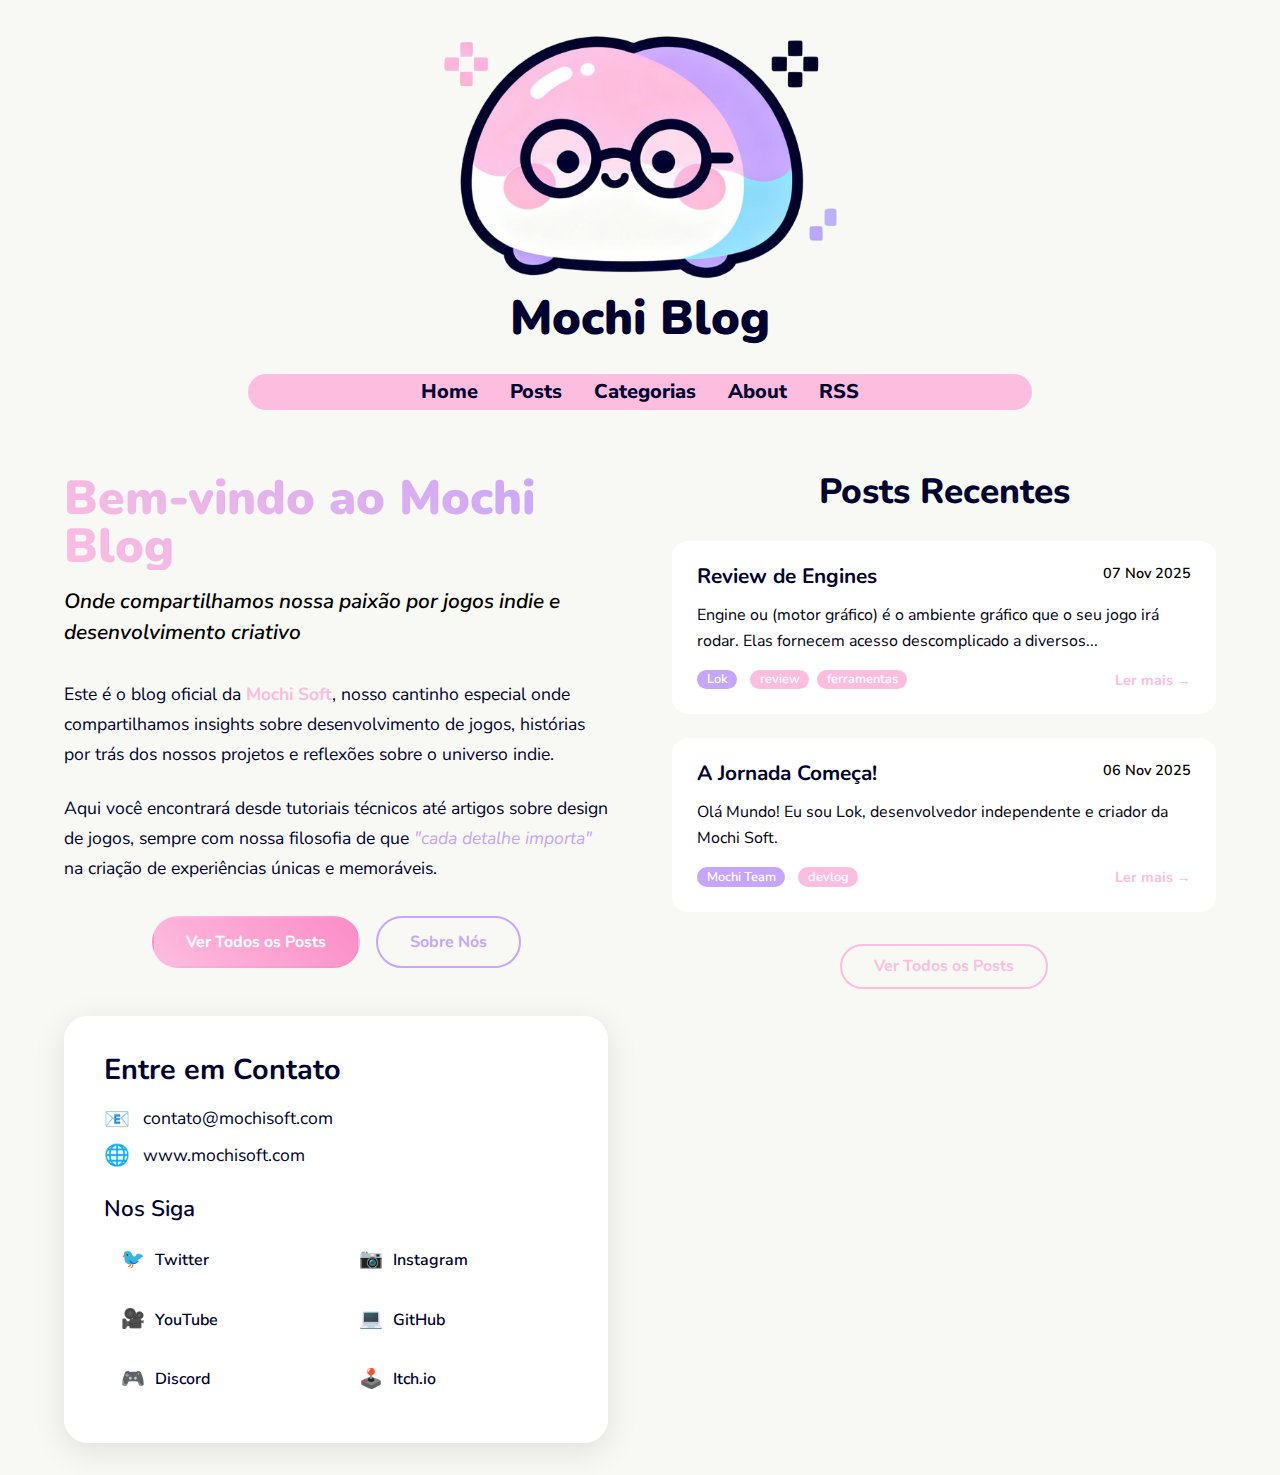
<file: index.html>
<!DOCTYPE html>
<html lang="en">
<head>
    <meta charset="UTF-8">
    <meta name="viewport" content="width=device-width, initial-scale=1.0">
    <link rel="shortcut icon" href="/assets/images/favicon.png" type="image/x-icon">
    <title>Home | Mochi blog</title>
    <link rel="stylesheet" href="/assets/css/styles.css">
    <link rel="alternate" type="application/rss+xml" title="Mochi Blog" href="https://lokkol17.dev//feed.xml">
    <link rel="sitemap" type="application/xml" title="Sitemap" href="https://lokkol17.dev//sitemap.xml">
</head>
<body>
    
    <header class="default__header">
        <img class="default__header__img" src="/assets/images/mochi-soft.png" alt="Mochi Soft Logo">
        <h1 class="default__header__title">Mochi Blog</h1>
    </header>
    
    <nav class="default__nav">
        
            <a href="/"  class="current" >
                Home
            </a>
        
            <a href="/posts" >
                Posts
            </a>
        
            <a href="/categorias" >
                Categorias
            </a>
        
            <a href="/about" >
                About
            </a>
        
            <a href="/feed.xml" >
                RSS
            </a>
        
    </nav>
    <div class="home">
    <div class="home__content">
        <!-- Introdução do Blog - Lado Esquerdo -->
        <div class="home__intro">
            <div class="home__welcome">
                <h1>Bem-vindo ao Mochi Blog</h1>
                <p class="home__tagline">Onde compartilhamos nossa paixão por jogos indie e desenvolvimento criativo</p>
                
                <div class="home__description">
                    <p>
                        Este é o blog oficial da <strong>Mochi Soft</strong>, nosso cantinho especial onde compartilhamos insights sobre desenvolvimento de jogos, histórias por trás dos nossos projetos e reflexões sobre o universo indie.
                    </p>
                    <p>
                        Aqui você encontrará desde tutoriais técnicos até artigos sobre design de jogos, sempre com nossa filosofia de que <em>"cada detalhe importa"</em> na criação de experiências únicas e memoráveis.
                    </p>
                </div>

                <div class="home__cta">
                    <a href="/posts" class="btn btn--primary">Ver Todos os Posts</a>
                    <a href="/about" class="btn btn--secondary">Sobre Nós</a>
                </div>
            </div>

            <!-- Redes Sociais e Contato -->
            <div class="home__contact">
                <h3>Entre em Contato</h3>
                <div class="contact__info">
                    <div class="contact__item">
                        <span class="contact__icon">📧</span>
                        <span>contato@mochisoft.com</span>
                    </div>
                    <div class="contact__item">
                        <span class="contact__icon">🌐</span>
                        <span>www.mochisoft.com</span>
                    </div>
                </div>

                <div class="social__links">
                    <h4>Nos Siga</h4>
                    <div class="social__grid">
                        <a href="#" class="social__link twitter">
                            <span class="social__icon">🐦</span>
                            <span>Twitter</span>
                        </a>
                        <a href="#" class="social__link instagram">
                            <span class="social__icon">📷</span>
                            <span>Instagram</span>
                        </a>
                        <a href="#" class="social__link youtube">
                            <span class="social__icon">🎥</span>
                            <span>YouTube</span>
                        </a>
                        <a href="#" class="social__link github">
                            <span class="social__icon">💻</span>
                            <span>GitHub</span>
                        </a>
                        <a href="#" class="social__link discord">
                            <span class="social__icon">🎮</span>
                            <span>Discord</span>
                        </a>
                        <a href="#" class="social__link itch">
                            <span class="social__icon">🕹️</span>
                            <span>Itch.io</span>
                        </a>
                    </div>
                </div>
            </div>
        </div>

        <!-- Posts Recentes - Lado Direito -->
        <div class="home__recent">
            <h2>Posts Recentes</h2>
            <div class="recent__posts">
                
                    <article class="recent__post">
                        <div class="recent__post__header">
                            <h3>
                                <a href="/review/ferramentas/desenvolvimento/2025/11/07/review-de-engines.html">Review de Engines</a>
                            </h3>
                            <time class="recent__post__date">07 Nov 2025</time>
                        </div>
                        
                        <p class="recent__post__excerpt">
                            Engine ou (motor gráfico) é o ambiente gráfico que o seu jogo irá rodar. Elas fornecem acesso descomplicado a diversos...
                        </p>
                        
                        <div class="recent__post__meta">
                            
                                <div class="recent__post__info">
                                    
                                        
                                        
                                            <span class="post-author-tag">Lok</span>
                                        
                                    
                                    
                                        <div class="recent__post__categories">
                                            
                                                <span class="category-tag">review</span>
                                            
                                                <span class="category-tag">ferramentas</span>
                                            
                                        </div>
                                    
                                </div>
                            
                            <a href="/review/ferramentas/desenvolvimento/2025/11/07/review-de-engines.html" class="recent__post__link">Ler mais →</a>
                        </div>
                    </article>
                
                    <article class="recent__post">
                        <div class="recent__post__header">
                            <h3>
                                <a href="/devlog/2025/11/06/a-jornada-comeca.html">A Jornada Começa!</a>
                            </h3>
                            <time class="recent__post__date">06 Nov 2025</time>
                        </div>
                        
                        <p class="recent__post__excerpt">
                            Olá Mundo! Eu sou Lok, desenvolvedor independente e criador da Mochi Soft.

                        </p>
                        
                        <div class="recent__post__meta">
                            
                                <div class="recent__post__info">
                                    
                                        
                                        
                                            <span class="post-author-tag">Mochi Team</span>
                                        
                                    
                                    
                                        <div class="recent__post__categories">
                                            
                                                <span class="category-tag">devlog</span>
                                            
                                        </div>
                                    
                                </div>
                            
                            <a href="/devlog/2025/11/06/a-jornada-comeca.html" class="recent__post__link">Ler mais →</a>
                        </div>
                    </article>
                
            </div>

            <!-- Link para ver todos os posts -->
            <div class="recent__footer">
                <a href="/posts" class="btn btn--outline">Ver Todos os Posts</a>
            </div>
        </div>
    </div>
</div>
</body>
</html>
</file>
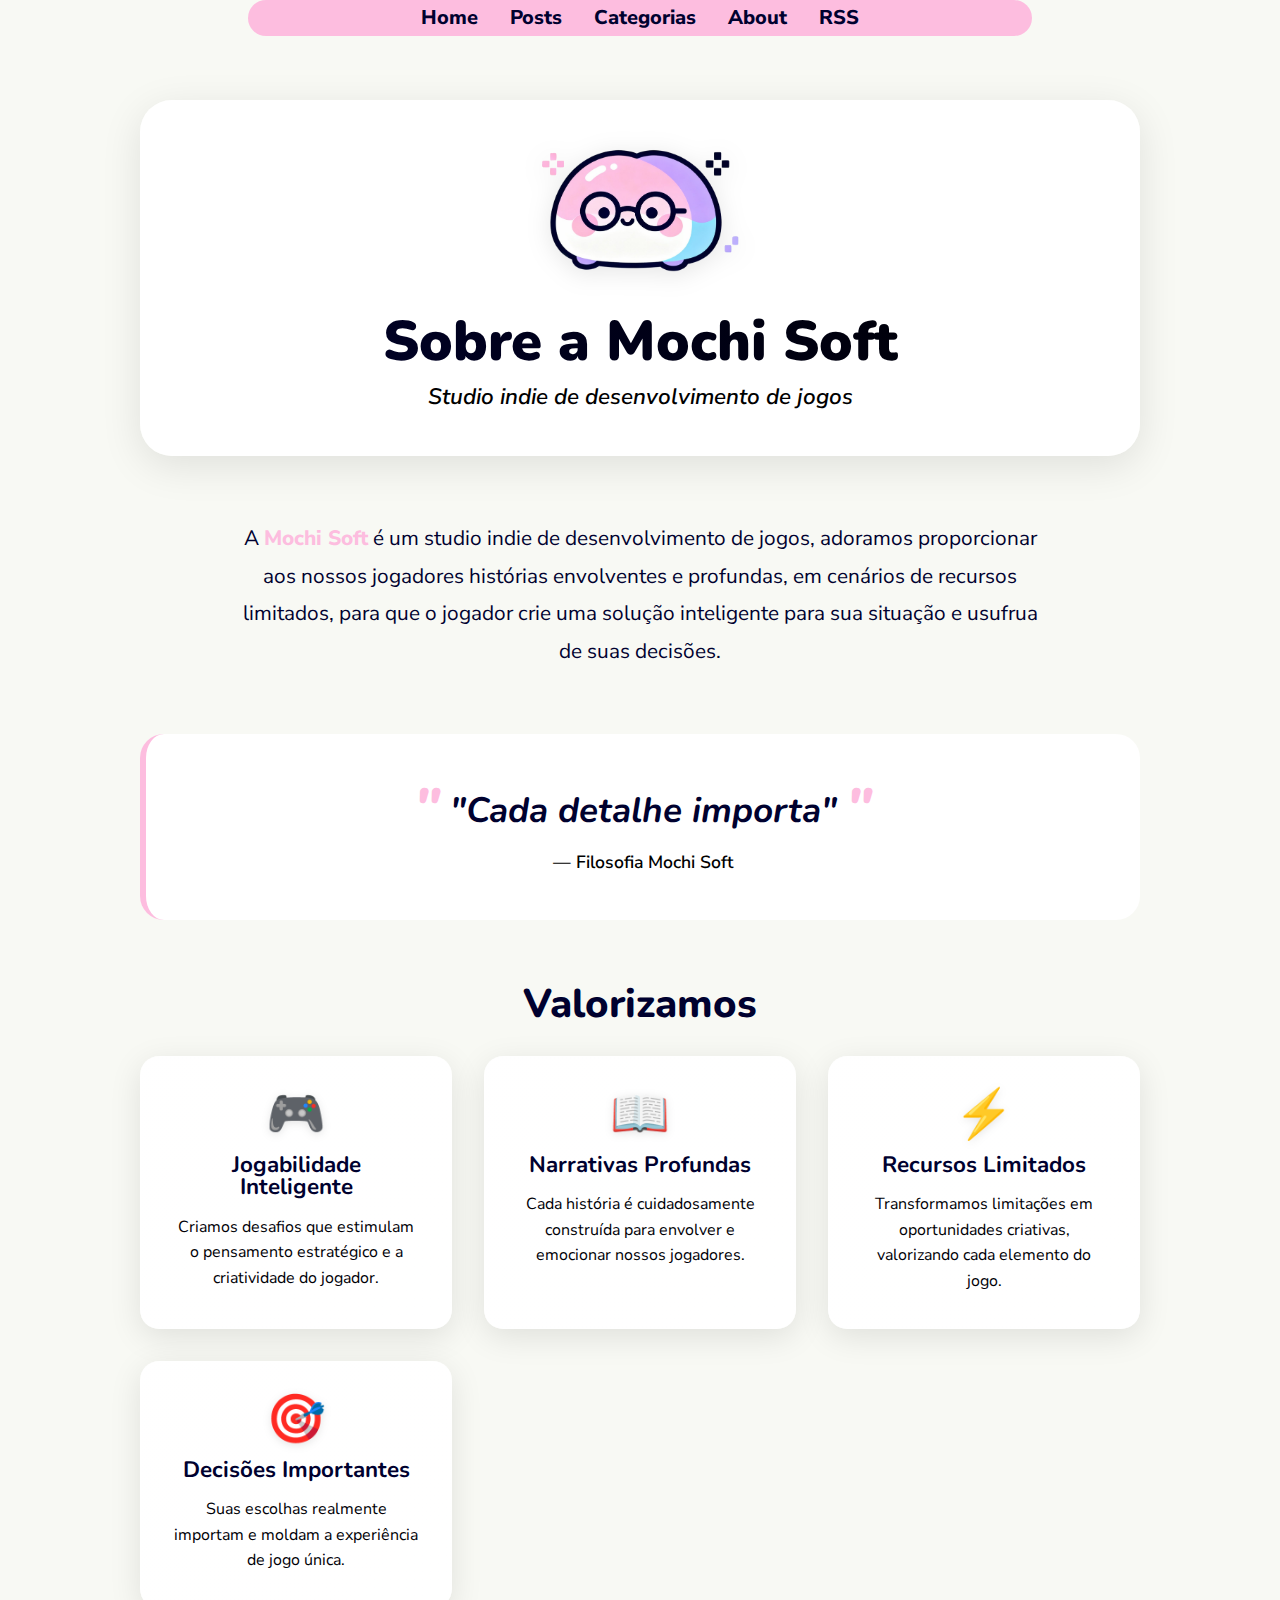
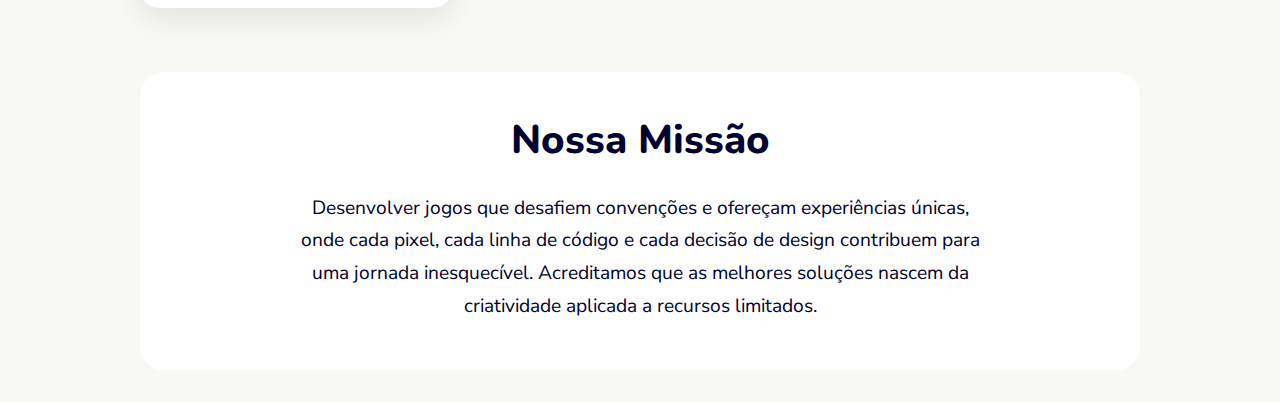
<file: about/index.html>
<!DOCTYPE html>
<html lang="en">
<head>
    <meta charset="UTF-8">
    <meta name="viewport" content="width=device-width, initial-scale=1.0">
    <link rel="shortcut icon" href="/assets/images/favicon.png" type="image/x-icon">
    <title>About | Mochi blog</title>
    <link rel="stylesheet" href="/assets/css/styles.css">
    <link rel="alternate" type="application/rss+xml" title="Mochi Blog" href="https://lokkol17.dev//feed.xml">
    <link rel="sitemap" type="application/xml" title="Sitemap" href="https://lokkol17.dev//sitemap.xml">
</head>
<body>
    
    <nav class="default__nav">
        
            <a href="/" >
                Home
            </a>
        
            <a href="/posts" >
                Posts
            </a>
        
            <a href="/categorias" >
                Categorias
            </a>
        
            <a href="/about" >
                About
            </a>
        
            <a href="/feed.xml" >
                RSS
            </a>
        
    </nav>
    <div class="about">
    <div class="about__hero">
        <img src="/assets/images/mochi-soft.png" alt="Mochi Soft Logo" class="about__hero__logo" />
        <h1 class="about__hero__title">Sobre a Mochi Soft</h1>
        <p class="about__hero__subtitle">Studio indie de desenvolvimento de jogos</p>
    </div>

    <div class="about__content">
        <div class="about__description">
            <p class="about__text">
                A <strong>Mochi Soft</strong> é um studio indie de desenvolvimento de jogos, adoramos proporcionar aos nossos jogadores histórias envolventes e profundas, em cenários de recursos limitados, para que o jogador crie uma solução inteligente para sua situação e usufrua de suas decisões.
            </p>
        </div>

        <div class="about__quote">
            <blockquote>
                "Cada detalhe importa"
            </blockquote>
            <cite>— Filosofia Mochi Soft</cite>
        </div>

        <div class="about__values">
            <h2>Valorizamos</h2>
            <div class="about__values__grid">
                <div class="value-card">
                    <div class="value-card__icon">🎮</div>
                    <h3>Jogabilidade Inteligente</h3>
                    <p>Criamos desafios que estimulam o pensamento estratégico e a criatividade do jogador.</p>
                </div>
                <div class="value-card">
                    <div class="value-card__icon">📖</div>
                    <h3>Narrativas Profundas</h3>
                    <p>Cada história é cuidadosamente construída para envolver e emocionar nossos jogadores.</p>
                </div>
                <div class="value-card">
                    <div class="value-card__icon">⚡</div>
                    <h3>Recursos Limitados</h3>
                    <p>Transformamos limitações em oportunidades criativas, valorizando cada elemento do jogo.</p>
                </div>
                <div class="value-card">
                    <div class="value-card__icon">🎯</div>
                    <h3>Decisões Importantes</h3>
                    <p>Suas escolhas realmente importam e moldam a experiência de jogo única.</p>
                </div>
            </div>
        </div>

        <div class="about__mission">
            <h2>Nossa Missão</h2>
            <p>
                Desenvolver jogos que desafiem convenções e ofereçam experiências únicas, onde cada pixel, cada linha de código e cada decisão de design contribuem para uma jornada inesquecível. Acreditamos que as melhores soluções nascem da criatividade aplicada a recursos limitados.
            </p>
        </div>
    </div>
</div>

</body>
</html>
</file>
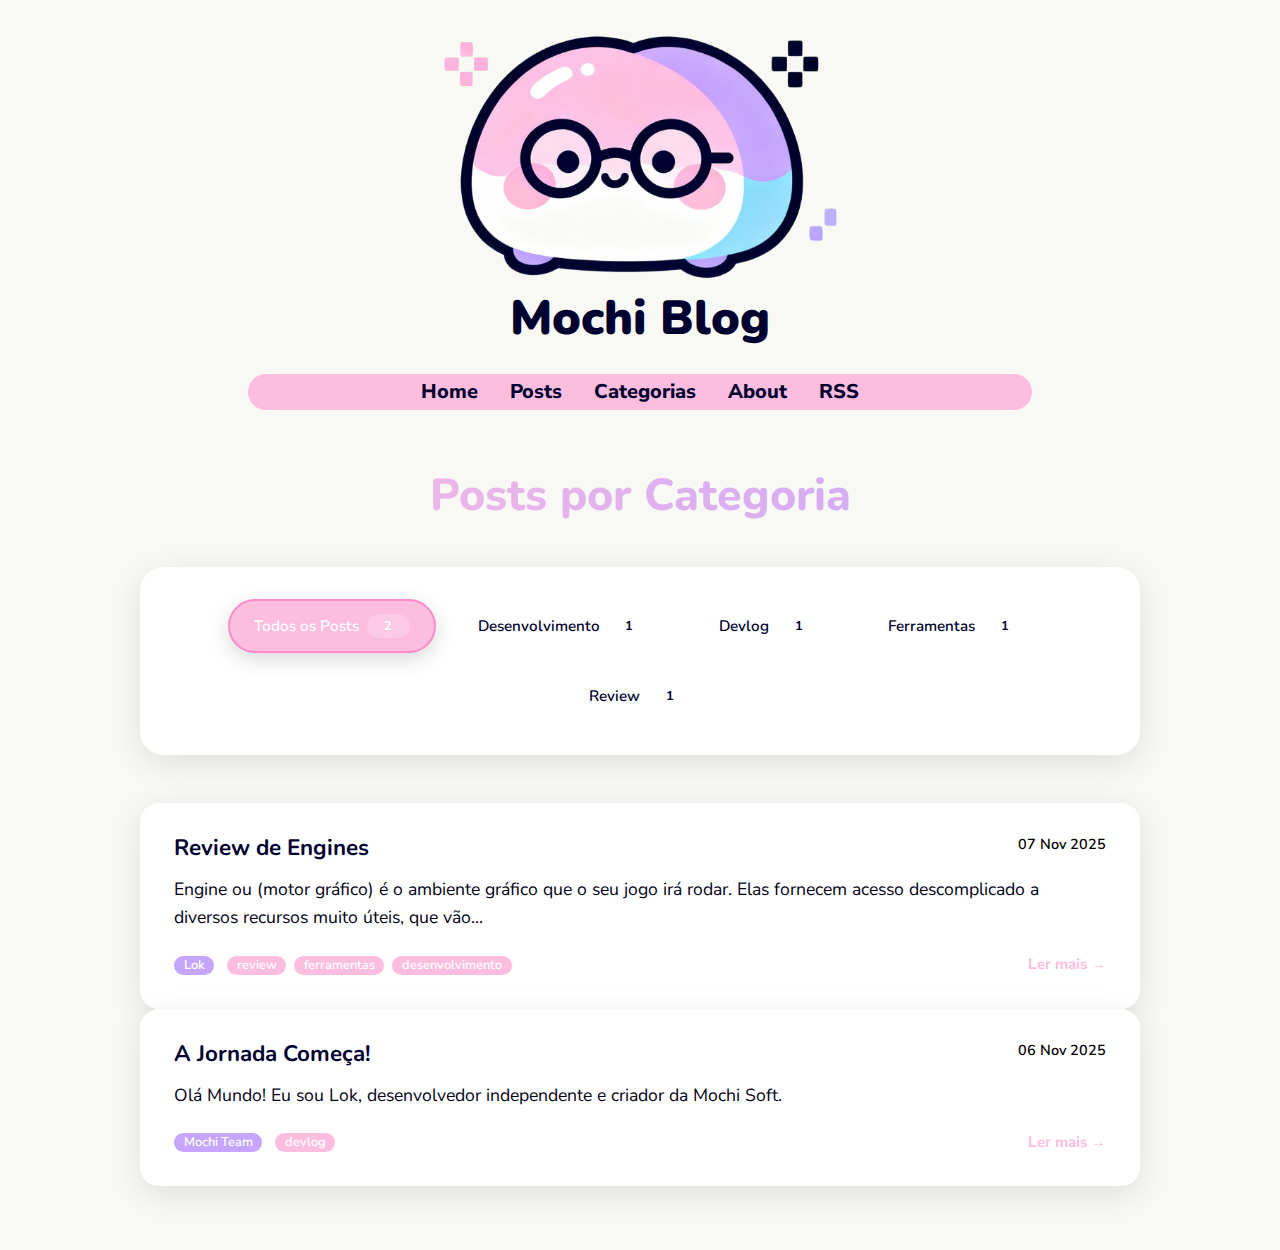
<file: categorias/index.html>
<!DOCTYPE html>
<html lang="en">
<head>
    <meta charset="UTF-8">
    <meta name="viewport" content="width=device-width, initial-scale=1.0">
    <link rel="shortcut icon" href="/assets/images/favicon.png" type="image/x-icon">
    <title>Posts por Categoria | Mochi blog</title>
    <link rel="stylesheet" href="/assets/css/styles.css">
    <link rel="alternate" type="application/rss+xml" title="Mochi Blog" href="https://lokkol17.dev//feed.xml">
    <link rel="sitemap" type="application/xml" title="Sitemap" href="https://lokkol17.dev//sitemap.xml">
</head>
<body>
    
    <header class="default__header">
        <img class="default__header__img" src="/assets/images/mochi-soft.png" alt="Mochi Soft Logo">
        <h1 class="default__header__title">Mochi Blog</h1>
    </header>
    
    <nav class="default__nav">
        
            <a href="/" >
                Home
            </a>
        
            <a href="/posts" >
                Posts
            </a>
        
            <a href="/categorias" >
                Categorias
            </a>
        
            <a href="/about" >
                About
            </a>
        
            <a href="/feed.xml" >
                RSS
            </a>
        
    </nav>
    <div class="categories-page">
    <h1 class="categories-page__title">Posts por Categoria</h1>
    
    <!-- Filtros de Categoria -->
    <div class="category-filters">
        <button class="filter-btn active" data-category="all">
            Todos os Posts
            <span class="post-count" id="count-all">2</span>
        </button>
        
        
        
            
                
                <button class="filter-btn" data-category="desenvolvimento">
                    Desenvolvimento
                    <span class="post-count">1</span>
                </button>
            
        
            
                
                <button class="filter-btn" data-category="devlog">
                    Devlog
                    <span class="post-count">1</span>
                </button>
            
        
            
                
                <button class="filter-btn" data-category="ferramentas">
                    Ferramentas
                    <span class="post-count">1</span>
                </button>
            
        
            
                
                <button class="filter-btn" data-category="review">
                    Review
                    <span class="post-count">1</span>
                </button>
            
        
    </div>

    <!-- Lista de Posts Filtráveis -->
    <div class="filtered-posts" id="posts-container">
        
            <article class="filtered-post" data-categories="review ferramentas desenvolvimento ">
                <div class="filtered-post__header">
                    <h2 class="filtered-post__title">
                        <a href="/review/ferramentas/desenvolvimento/2025/11/07/review-de-engines.html">Review de Engines</a>
                    </h2>
                    <time class="filtered-post__date">07 Nov 2025</time>
                </div>
                
                <p class="filtered-post__excerpt">
                    Engine ou (motor gráfico) é o ambiente gráfico que o seu jogo irá rodar. Elas fornecem acesso descomplicado a diversos recursos muito úteis, que vão...
                </p>
                
                <div class="filtered-post__meta">
                    <div class="filtered-post__info">
                        
                            
                            
                                <span class="post-author-tag">Lok</span>
                            
                        
                        
                        <div class="filtered-post__categories">
                            
                                <span class="category-tag" data-category="review">review</span>
                            
                                <span class="category-tag" data-category="ferramentas">ferramentas</span>
                            
                                <span class="category-tag" data-category="desenvolvimento">desenvolvimento</span>
                            
                        </div>
                    </div>
                    
                    <a href="/review/ferramentas/desenvolvimento/2025/11/07/review-de-engines.html" class="filtered-post__link">Ler mais →</a>
                </div>
            </article>
        
            <article class="filtered-post" data-categories="devlog ">
                <div class="filtered-post__header">
                    <h2 class="filtered-post__title">
                        <a href="/devlog/2025/11/06/a-jornada-comeca.html">A Jornada Começa!</a>
                    </h2>
                    <time class="filtered-post__date">06 Nov 2025</time>
                </div>
                
                <p class="filtered-post__excerpt">
                    Olá Mundo! Eu sou Lok, desenvolvedor independente e criador da Mochi Soft.

                </p>
                
                <div class="filtered-post__meta">
                    <div class="filtered-post__info">
                        
                            
                            
                                <span class="post-author-tag">Mochi Team</span>
                            
                        
                        
                        <div class="filtered-post__categories">
                            
                                <span class="category-tag" data-category="devlog">devlog</span>
                            
                        </div>
                    </div>
                    
                    <a href="/devlog/2025/11/06/a-jornada-comeca.html" class="filtered-post__link">Ler mais →</a>
                </div>
            </article>
        
    </div>

    <!-- Mensagem quando não há posts -->
    <div class="no-posts" id="no-posts" style="display: none;">
        <h3>Nenhum post encontrado nesta categoria</h3>
        <p>Tente selecionar uma categoria diferente ou volte para "Todos os Posts".</p>
    </div>
</div>

<!-- JavaScript para filtros -->
<script>
document.addEventListener('DOMContentLoaded', function() {
    const filterButtons = document.querySelectorAll('.filter-btn');
    const posts = document.querySelectorAll('.filtered-post');
    const postsContainer = document.getElementById('posts-container');
    const noPostsMsg = document.getElementById('no-posts');
    
    // Função para filtrar posts
    function filterPosts(category) {
        let visibleCount = 0;
        
        posts.forEach(post => {
            const postCategories = post.dataset.categories.trim().split(' ');
            
            if (category === 'all' || postCategories.includes(category)) {
                post.style.display = 'block';
                // Animação de entrada
                post.style.opacity = '0';
                post.style.transform = 'translateY(20px)';
                
                setTimeout(() => {
                    post.style.transition = 'all 0.3s ease';
                    post.style.opacity = '1';
                    post.style.transform = 'translateY(0)';
                }, visibleCount * 50); // Delay escalonado
                
                visibleCount++;
            } else {
                post.style.display = 'none';
            }
        });
        
        // Mostrar/esconder mensagem de "nenhum post"
        if (visibleCount === 0) {
            noPostsMsg.style.display = 'block';
            postsContainer.style.display = 'none';
        } else {
            noPostsMsg.style.display = 'none';
            postsContainer.style.display = 'block';
        }
        
        return visibleCount;
    }
    
    // Adicionar event listeners aos botões
    filterButtons.forEach(button => {
        button.addEventListener('click', function() {
            const category = this.dataset.category;
            
            // Remover classe active de todos os botões
            filterButtons.forEach(btn => btn.classList.remove('active'));
            
            // Adicionar classe active ao botão clicado
            this.classList.add('active');
            
            // Filtrar posts
            filterPosts(category);
            
            // Scroll suave para os posts
            document.querySelector('.filtered-posts').scrollIntoView({
                behavior: 'smooth',
                block: 'start'
            });
        });
    });
    
    // Filtro inicial
    filterPosts('all');
});
</script>

</body>
</html>
</file>
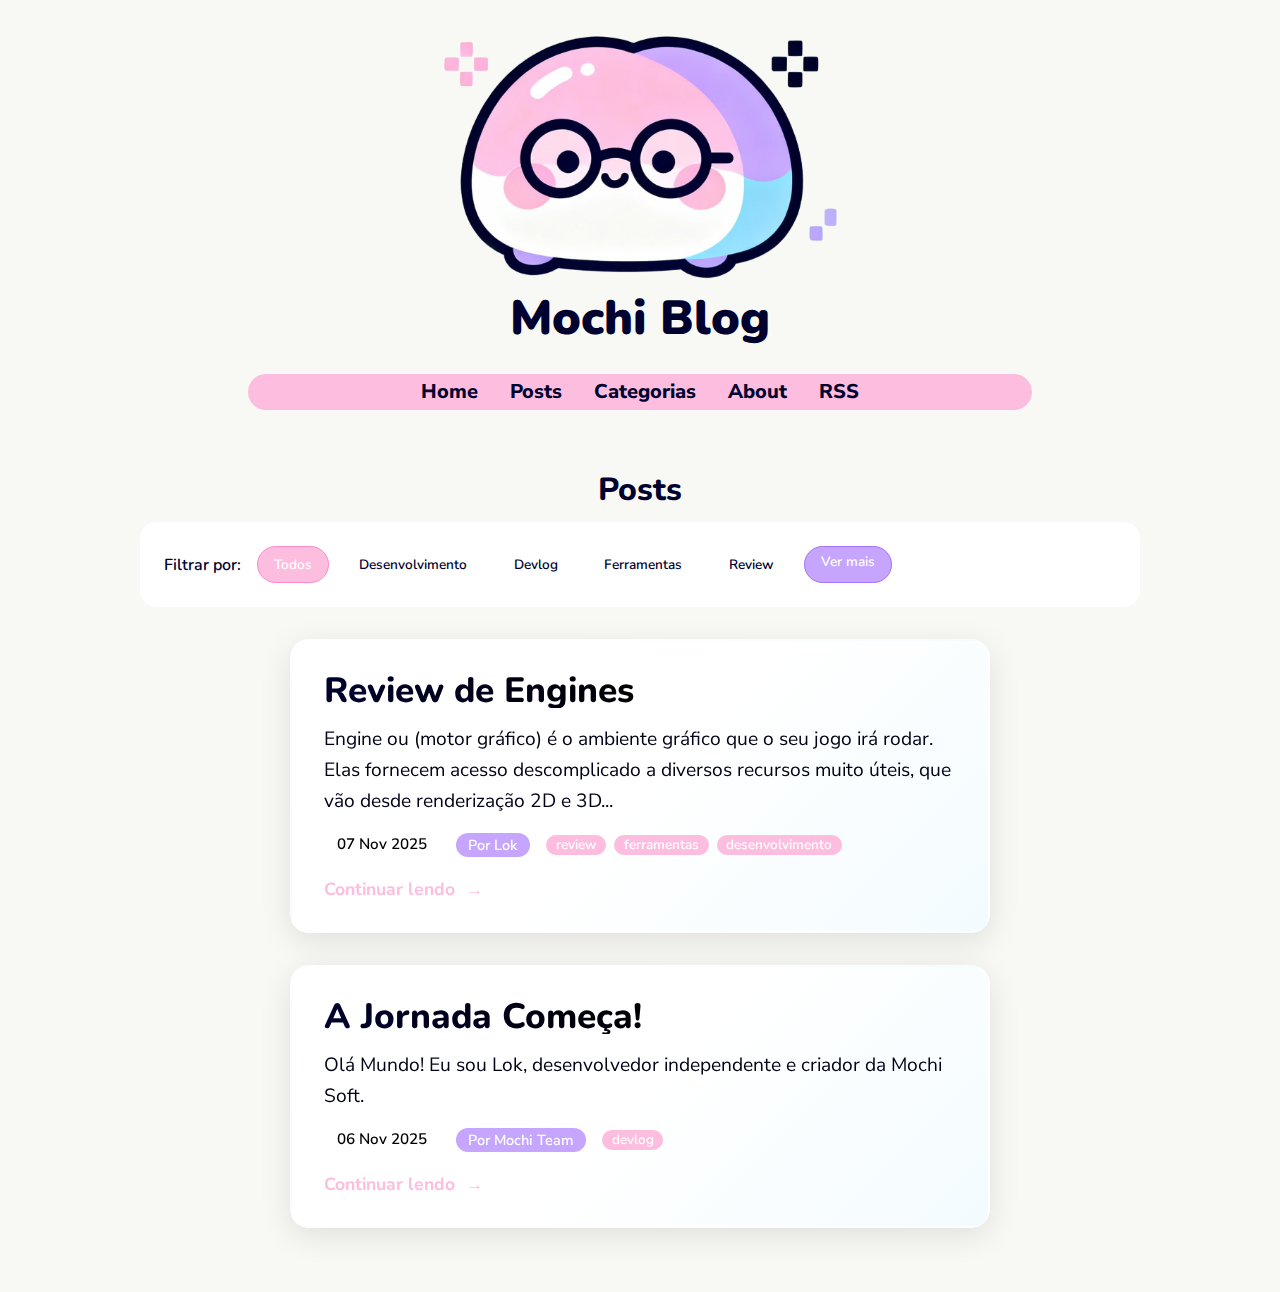
<file: posts.html>
<!DOCTYPE html>
<html lang="en">
<head>
    <meta charset="UTF-8">
    <meta name="viewport" content="width=device-width, initial-scale=1.0">
    <link rel="shortcut icon" href="/assets/images/favicon.png" type="image/x-icon">
    <title>All Posts | Mochi blog</title>
    <link rel="stylesheet" href="/assets/css/styles.css">
    <link rel="alternate" type="application/rss+xml" title="Mochi Blog" href="https://lokkol17.dev//feed.xml">
    <link rel="sitemap" type="application/xml" title="Sitemap" href="https://lokkol17.dev//sitemap.xml">
</head>
<body>
    
    <header class="default__header">
        <img class="default__header__img" src="/assets/images/mochi-soft.png" alt="Mochi Soft Logo">
        <h1 class="default__header__title">Mochi Blog</h1>
    </header>
    
    <nav class="default__nav">
        
            <a href="/" >
                Home
            </a>
        
            <a href="/posts" >
                Posts
            </a>
        
            <a href="/categorias" >
                Categorias
            </a>
        
            <a href="/about" >
                About
            </a>
        
            <a href="/feed.xml" >
                RSS
            </a>
        
    </nav>
    <div class="posts-page">
  <h1 class="posts__title">Posts</h1>

  <!-- Mini filtro de categorias -->
  <div class="posts-mini-filters">
    <span class="filter-label">Filtrar por:</span>
    <div class="mini-filters">
      <button class="mini-filter-btn active" data-category="all">Todos</button>
      
      
        
          <button class="mini-filter-btn" data-category="desenvolvimento">Desenvolvimento</button>
        
      
        
          <button class="mini-filter-btn" data-category="devlog">Devlog</button>
        
      
        
          <button class="mini-filter-btn" data-category="ferramentas">Ferramentas</button>
        
      
        
          <button class="mini-filter-btn" data-category="review">Review</button>
        
      
      <a href="/categorias" class="mini-filter-btn mini-filter-btn--more">Ver mais</a>
    </div>
  </div>

  <ul class="posts__list" id="posts-list">
    
      <li class="posts__list__item" data-categories="review ferramentas desenvolvimento ">
        <h2><a href="/review/ferramentas/desenvolvimento/2025/11/07/review-de-engines.html">Review de Engines</a></h2>
        <p>Engine ou (motor gráfico) é o ambiente gráfico que o seu jogo irá rodar. Elas fornecem acesso descomplicado a diversos recursos muito úteis, que vão desde renderização 2D e 3D...</p>
        
        <div class="post-meta">
          <span class="post-date">07 Nov 2025</span>
          
            
            
              <span class="post-author">Por Lok</span>
            
          
          <div class="post-categories">
            
              <span class="category" data-category="review">review</span>
            
              <span class="category" data-category="ferramentas">ferramentas</span>
            
              <span class="category" data-category="desenvolvimento">desenvolvimento</span>
            
          </div>
        </div>
        
        <div class="read-more">
          <a href="/review/ferramentas/desenvolvimento/2025/11/07/review-de-engines.html">Continuar lendo</a>
        </div>
      </li>
    
      <li class="posts__list__item" data-categories="devlog ">
        <h2><a href="/devlog/2025/11/06/a-jornada-comeca.html">A Jornada Começa!</a></h2>
        <p>Olá Mundo! Eu sou Lok, desenvolvedor independente e criador da Mochi Soft.
</p>
        
        <div class="post-meta">
          <span class="post-date">06 Nov 2025</span>
          
            
            
              <span class="post-author">Por Mochi Team</span>
            
          
          <div class="post-categories">
            
              <span class="category" data-category="devlog">devlog</span>
            
          </div>
        </div>
        
        <div class="read-more">
          <a href="/devlog/2025/11/06/a-jornada-comeca.html">Continuar lendo</a>
        </div>
      </li>
    
  </ul>
</div>

<script>
document.addEventListener('DOMContentLoaded', function() {
    const miniFilterBtns = document.querySelectorAll('.mini-filter-btn[data-category]');
    const posts = document.querySelectorAll('.posts__list__item[data-categories]');
    
    function filterMiniPosts(category) {
        posts.forEach(post => {
            const postCategories = post.dataset.categories.trim().split(' ');
            
            if (category === 'all' || postCategories.includes(category)) {
                post.style.display = 'block';
            } else {
                post.style.display = 'none';
            }
        });
    }
    
    miniFilterBtns.forEach(button => {
        button.addEventListener('click', function() {
            const category = this.dataset.category;
            
            // Remover classe active
            miniFilterBtns.forEach(btn => btn.classList.remove('active'));
            
            // Adicionar classe active
            this.classList.add('active');
            
            // Filtrar
            filterMiniPosts(category);
        });
    });
});
</script>
</body>
</html>
</file>
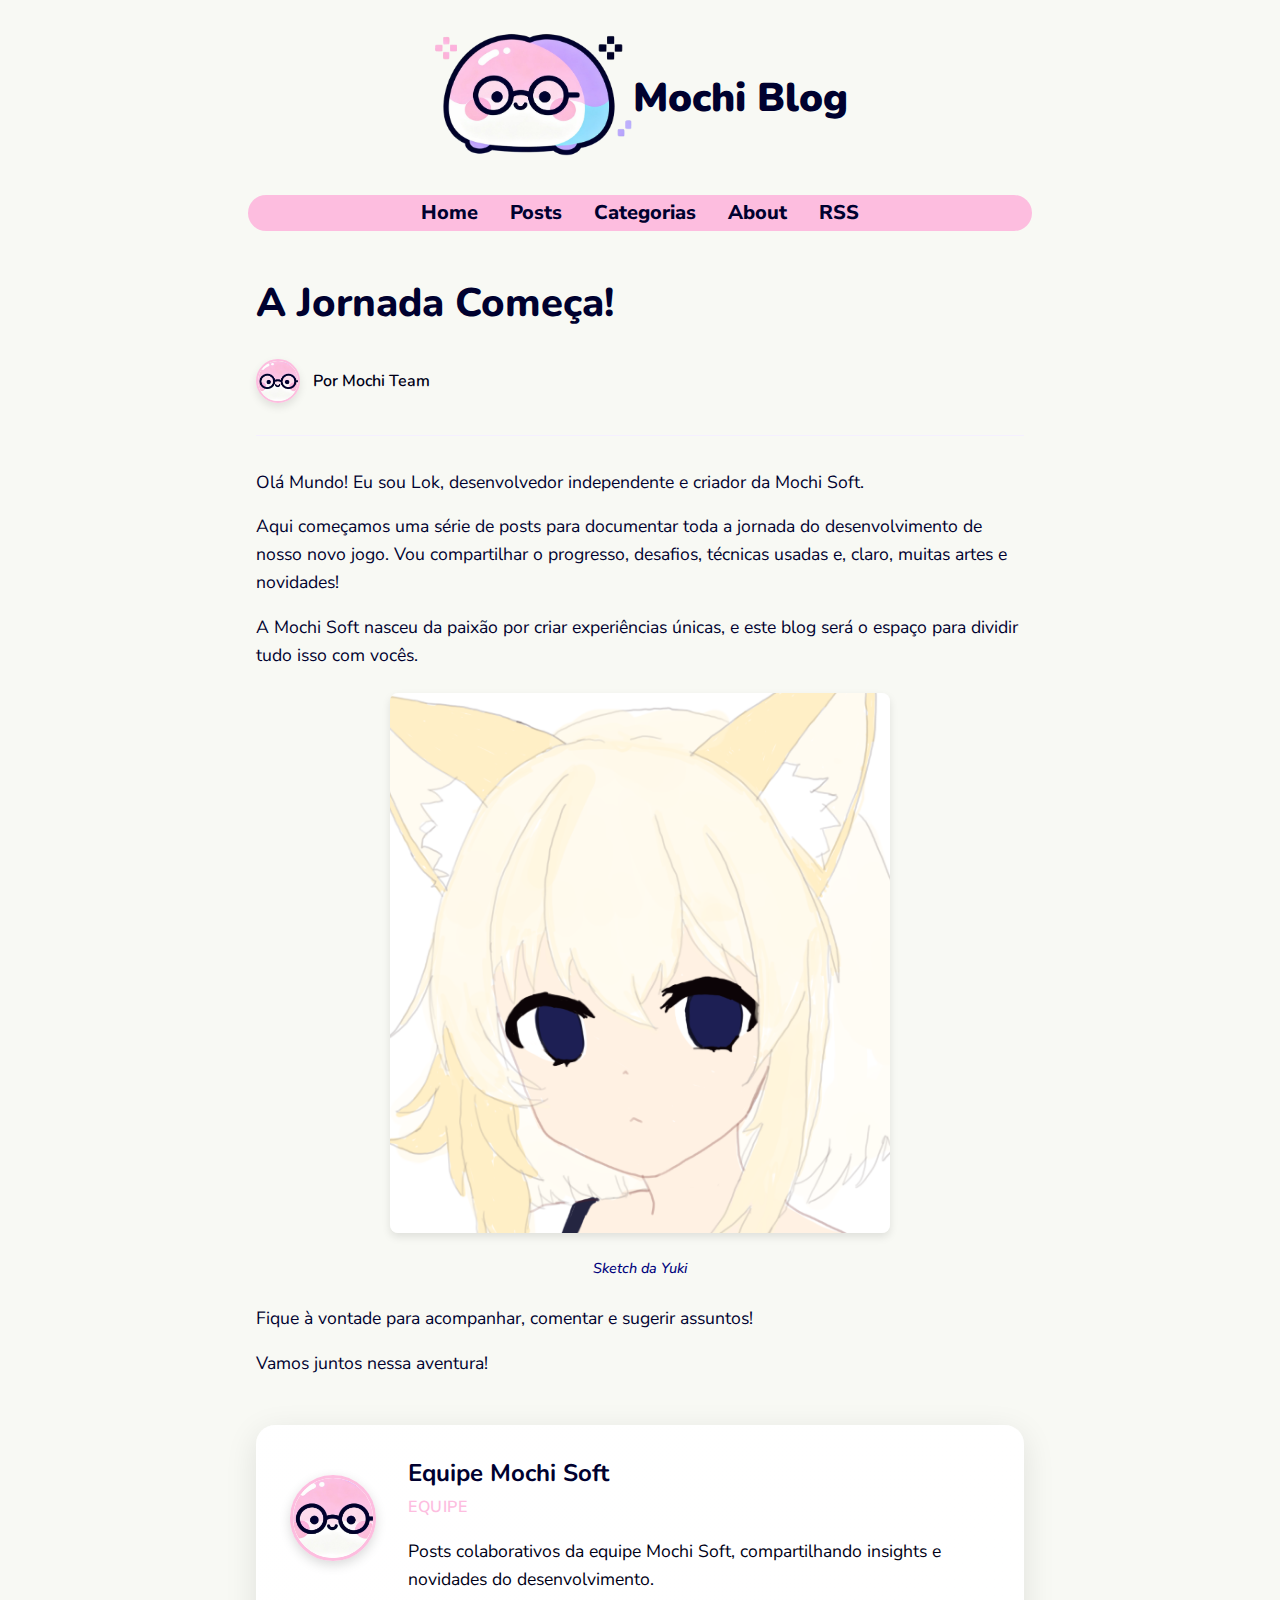
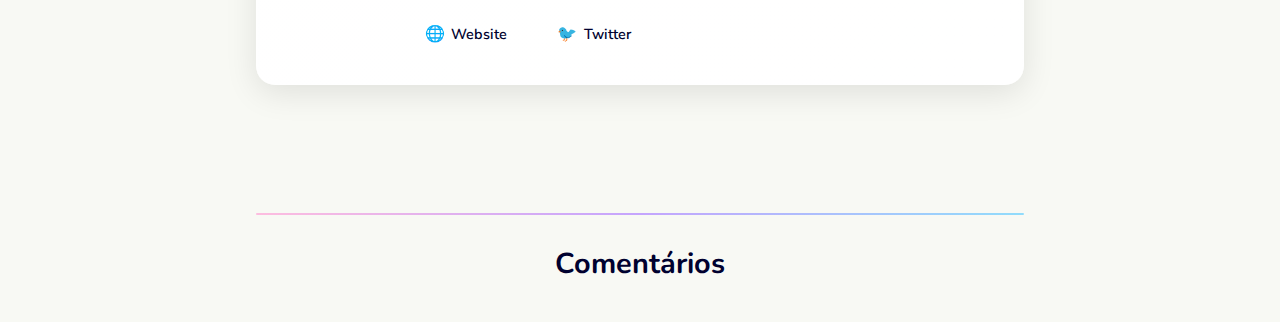
<file: devlog/2025/11/06/a-jornada-comeca.html>
<!DOCTYPE html>
<html lang="en">
<head>
    <meta charset="UTF-8">
    <meta name="viewport" content="width=device-width, initial-scale=1.0">
    <link rel="shortcut icon" href="/assets/images/favicon.png" type="image/x-icon">
    <title>A Jornada Começa! | Mochi blog</title>
    <link rel="stylesheet" href="/assets/css/md.css">
    <link rel="stylesheet" href="/assets/css/styles.css">
</head>
<body>
    <header class="default__header post__header">
        <img class="default__header__img post__header__img" src="/assets/images/mochi-soft.png" alt="Mochi Soft Logo">
        <h1 class="default__header__title post__header__title">Mochi Blog</h1>
    </header>
    <nav class="default__nav post__nav">
        
            <a class="default__nav__link" href="/" >
                Home
            </a>
        
            <a class="default__nav__link" href="/posts" >
                Posts
            </a>
        
            <a class="default__nav__link" href="/categorias" >
                Categorias
            </a>
        
            <a class="default__nav__link" href="/about" >
                About
            </a>
        
            <a class="default__nav__link" href="/feed.xml" >
                RSS
            </a>
        
    </nav>
    <main class="default__main post__main">
        <h1>A Jornada Começa!</h1>
        
        
            
<div class="post-meta-author">
    
        <img src="/assets/images/authors/mochi-team-avatar.png" alt="Mochi Team" class="post-author-avatar">
        <span class="post-author-name">Por Mochi Team</span>
    
</div>

        
        
        <p>Olá Mundo! Eu sou Lok, desenvolvedor independente e criador da Mochi Soft.</p>

<p>Aqui começamos uma série de posts para documentar toda a jornada do desenvolvimento de nosso novo jogo. Vou compartilhar o progresso, desafios, técnicas usadas e, claro, muitas artes e novidades!</p>

<p>A Mochi Soft nasceu da paixão por criar experiências únicas, e este blog será o espaço para dividir tudo isso com vocês.</p>

<p class="image-caption"><img src="/assets/images/posts/yuki-face-sketch.png" alt="Arte inicial do jogo" class="post-image--medium" />
<em>Sketch da Yuki</em></p>

<p>Fique à vontade para acompanhar, comentar e sugerir assuntos!</p>

<p>Vamos juntos nessa aventura!</p>

        
        
            

<div class="author-info">
    <div class="author-info__avatar">
        <img src="/assets/images/authors/mochi-team-avatar.png" alt="Mochi Team" class="author-avatar">
    </div>
    <div class="author-info__details">
        <h4 class="author-name">Equipe Mochi Soft</h4>
        <p class="author-role">Equipe</p>
        <p class="author-bio">Posts colaborativos da equipe Mochi Soft, compartilhando insights e novidades do desenvolvimento.</p>
        
        
        <div class="author-social">
            
                <a href="https://mochisoft.com" class="author-link" target="_blank" rel="noopener">
                    <span class="social-icon">🌐</span> Website
                </a>
            
            
                <a href="https://twitter.com/mochisoft" class="author-link" target="_blank" rel="noopener">
                    <span class="social-icon">🐦</span> Twitter
                </a>
            
            
            
        </div>
        
    </div>
</div>


        
        
        
<div class="comments-section">
    <hr>
    <h3 class="comments-title">Comentários</h3>
    <div id="disqus_thread"></div>
    
    <script>
        var disqus_config = function () {
            this.page.url = "https://lokkol17.dev//devlog/2025/11/06/a-jornada-comeca.html";
            this.page.identifier = "/devlog/2025/11/06/a-jornada-comeca";
        };
        
        (function() { // DON'T EDIT BELOW THIS LINE
            var d = document, s = d.createElement('script');
            s.src = 'https://mochisoft.disqus.com/embed.js';
            s.setAttribute('data-timestamp', +new Date());
            (d.head || d.body).appendChild(s);
        })();
    </script>

    <noscript>
        Por favor, habilite o JavaScript para ver os 
        <a href="https://disqus.com/?ref_noscript">comentários do Disqus</a>.
    </noscript>
</div>


    </main>
</body>
</html>
</file>
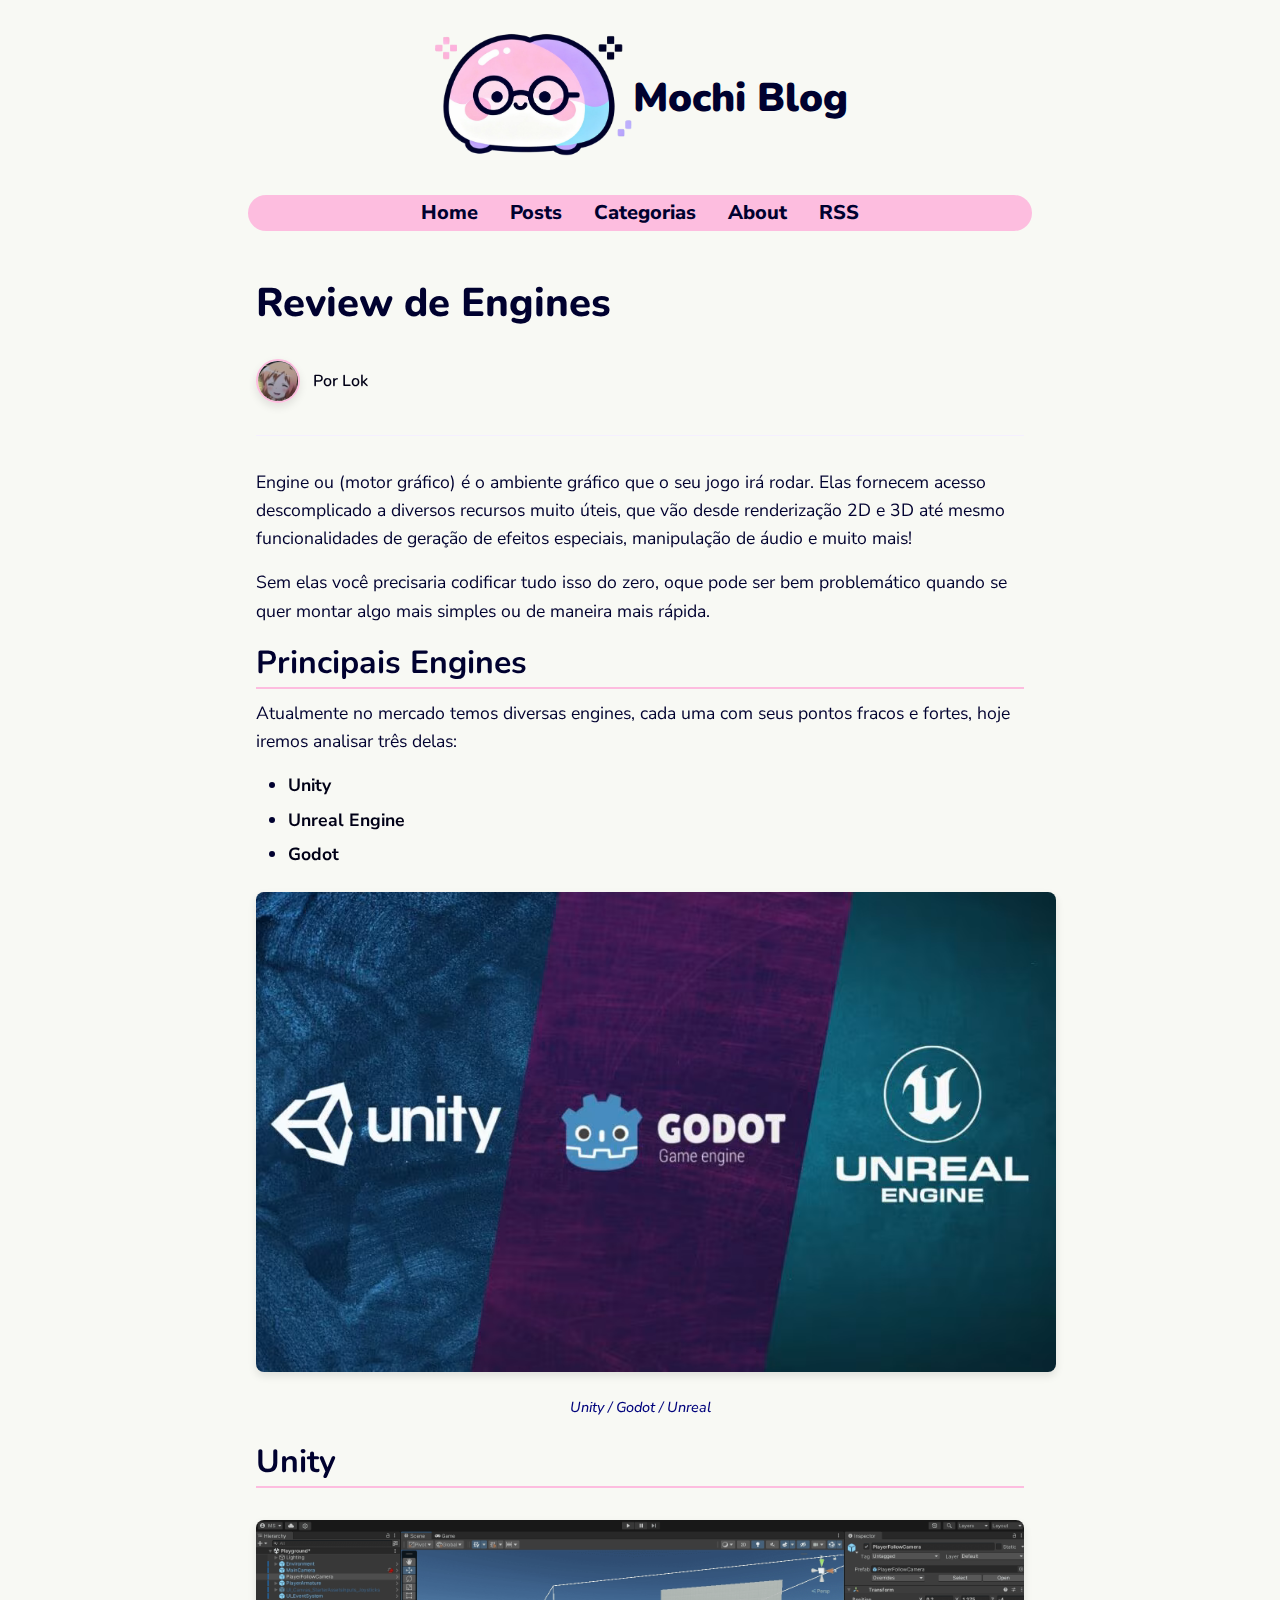
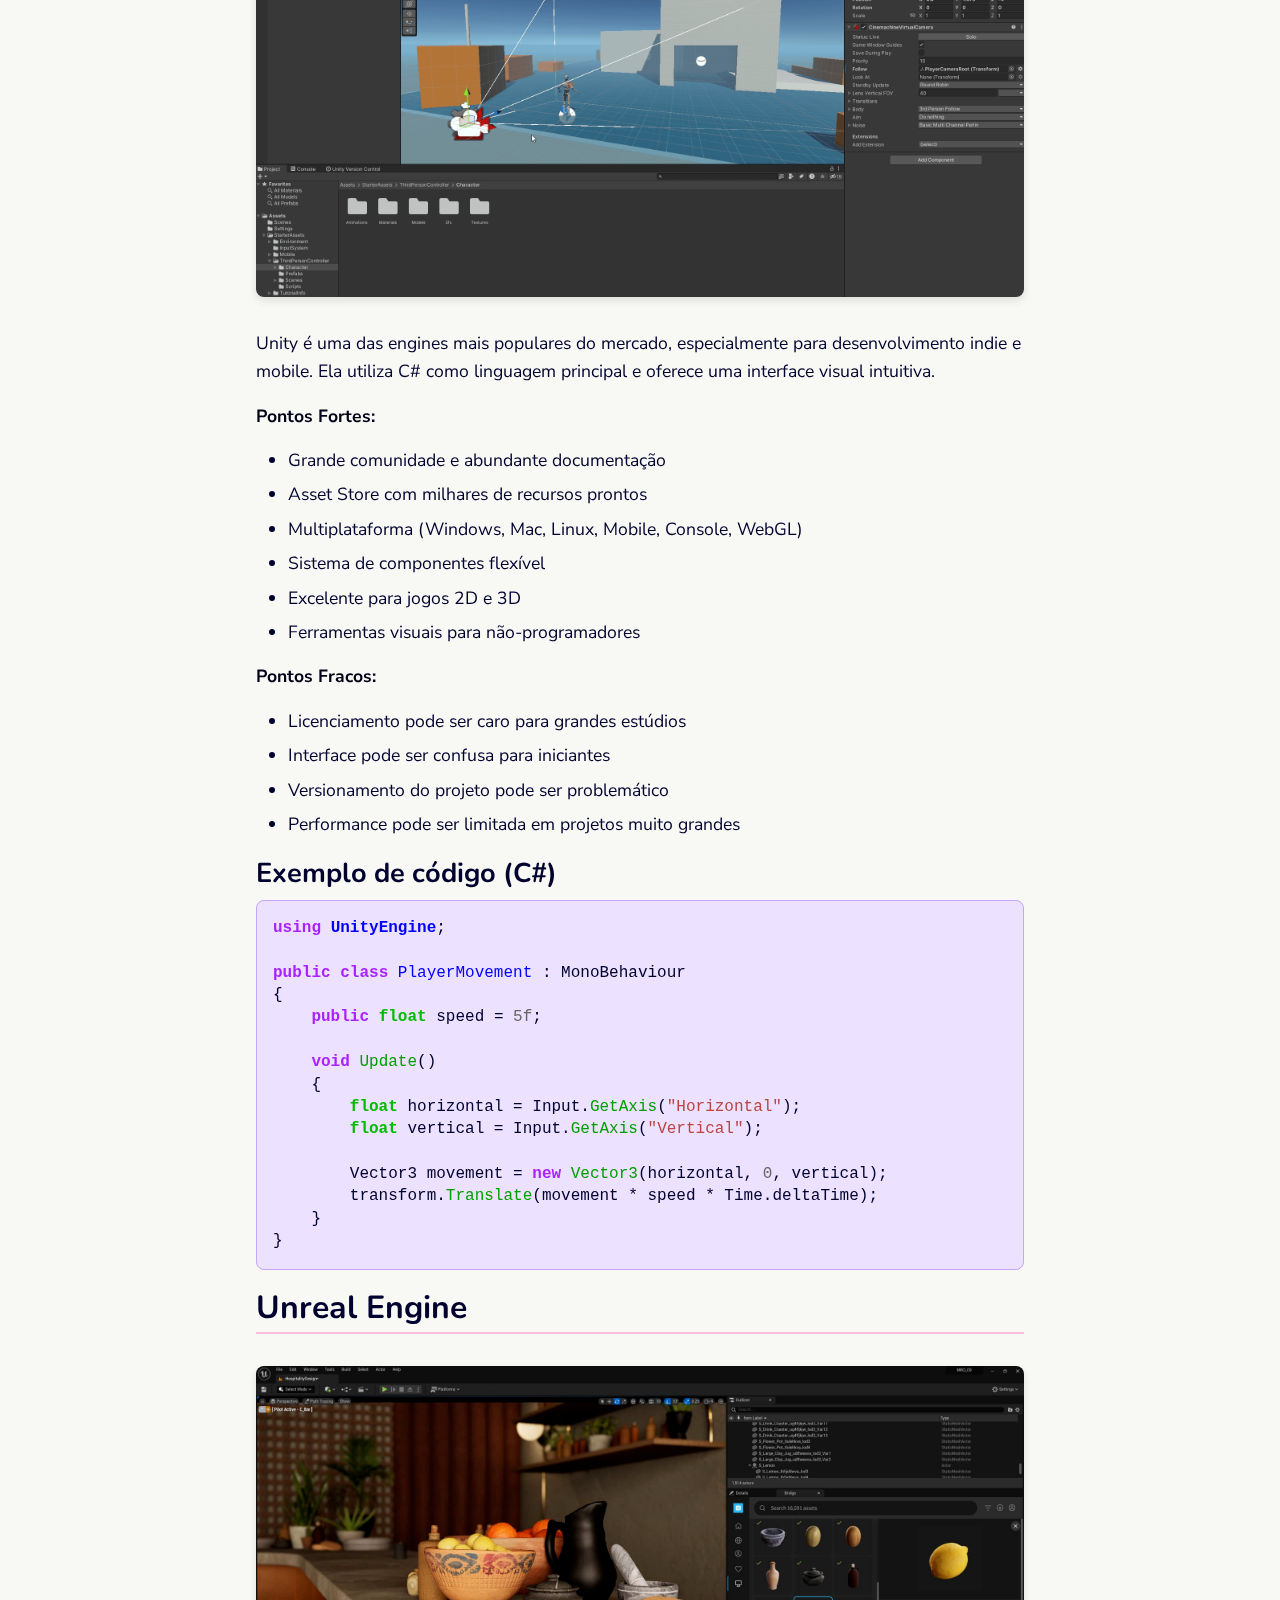
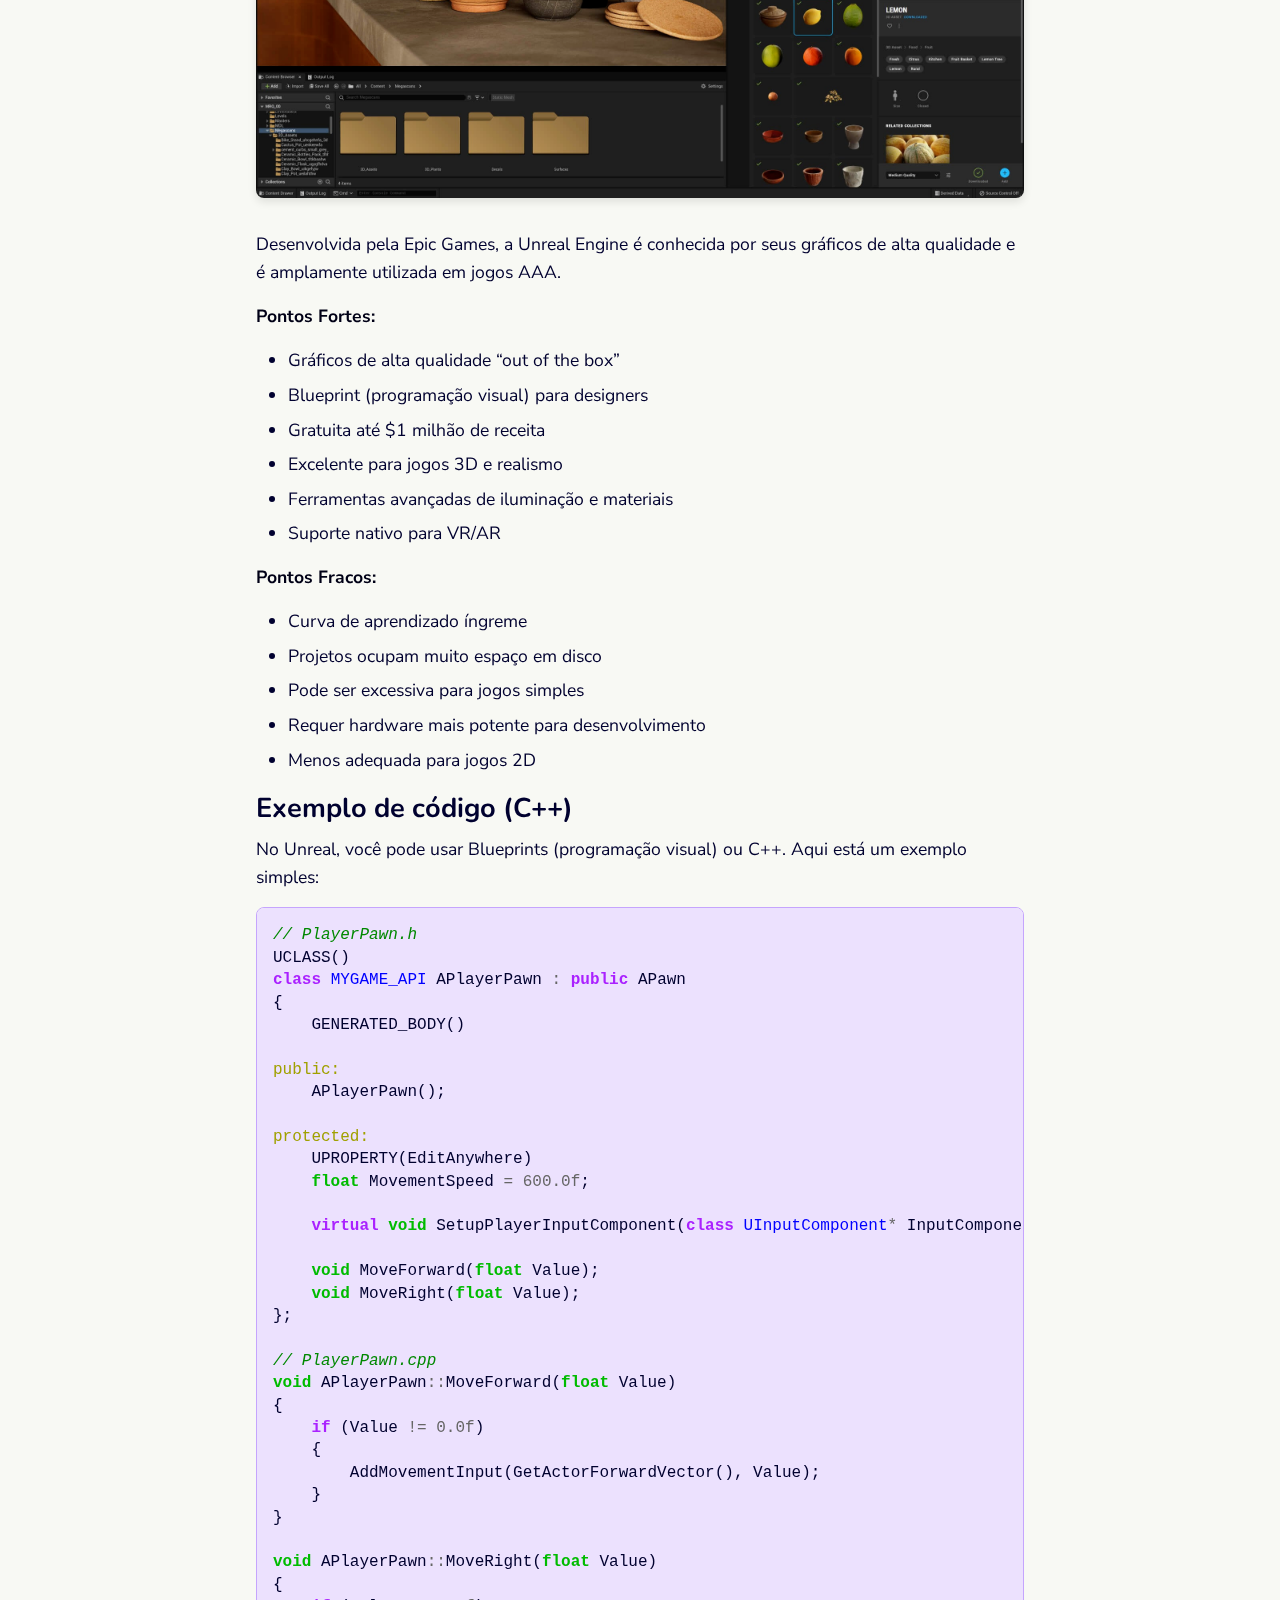
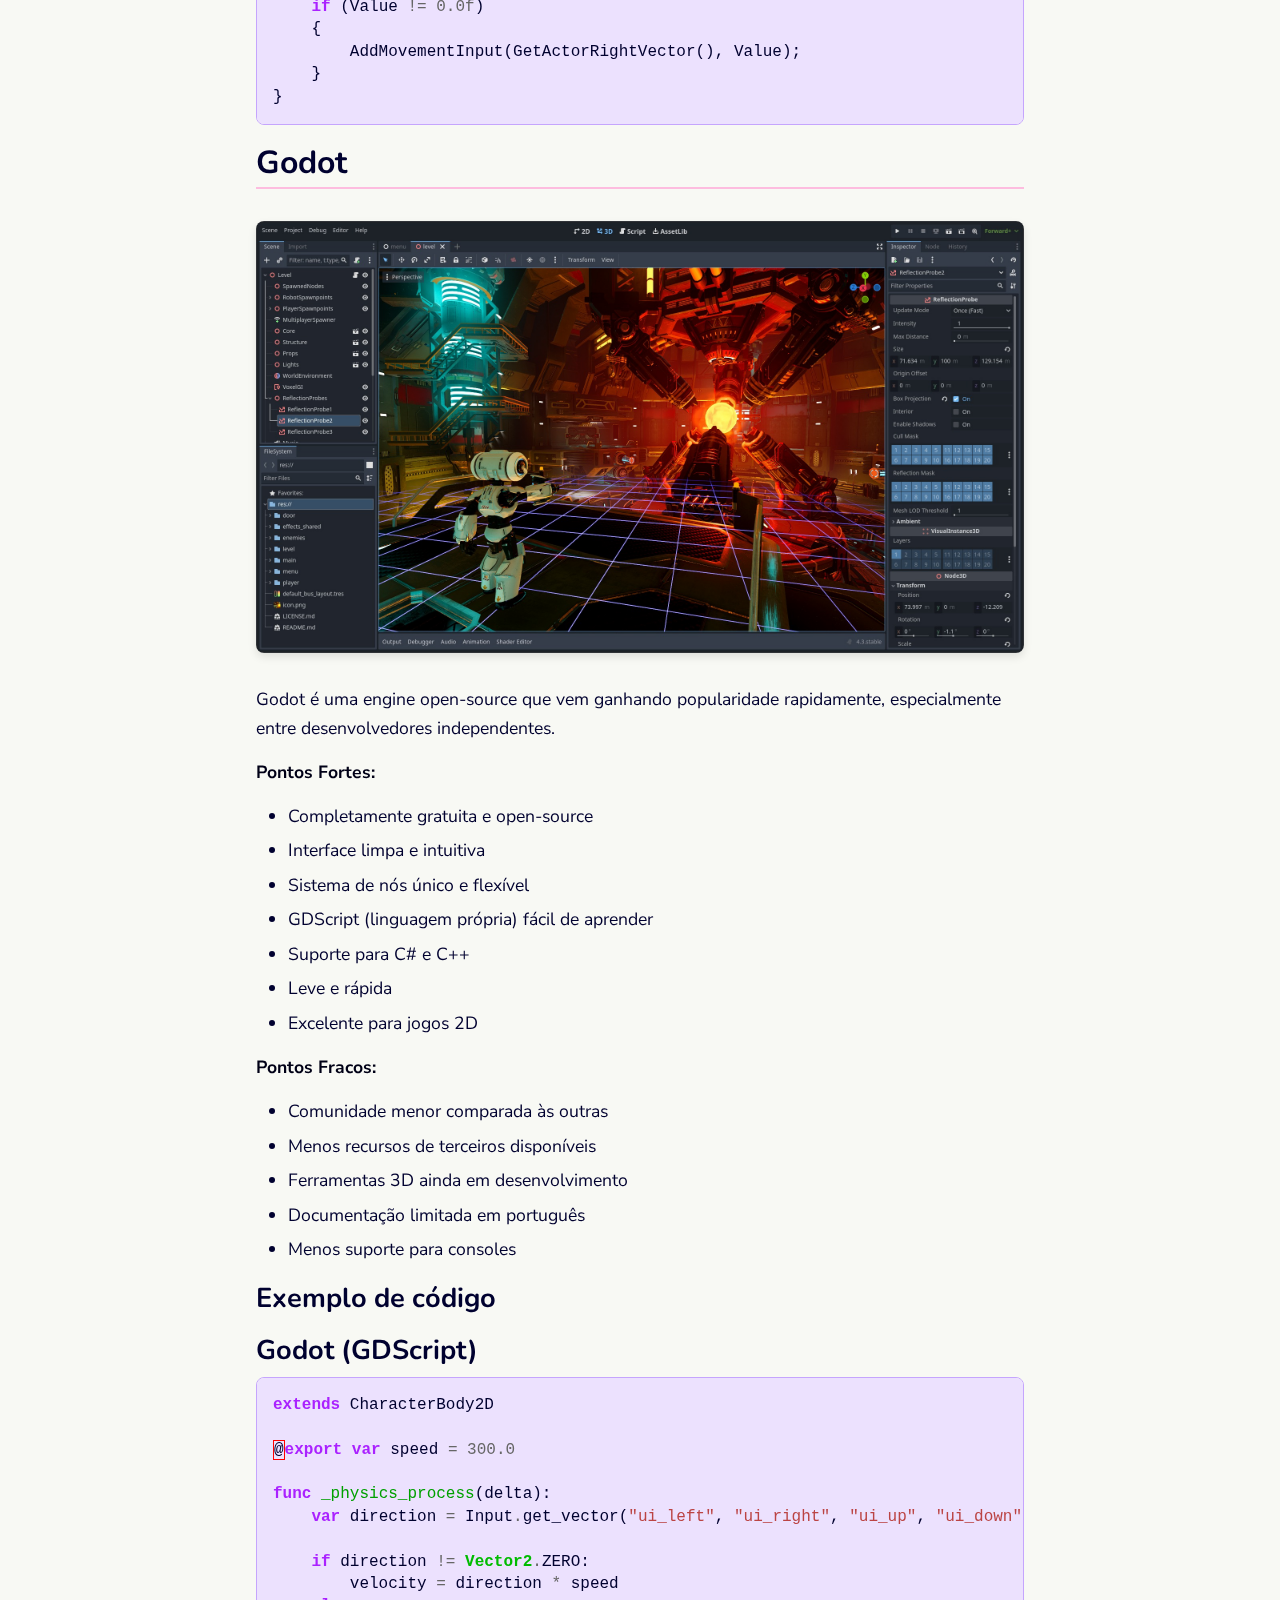
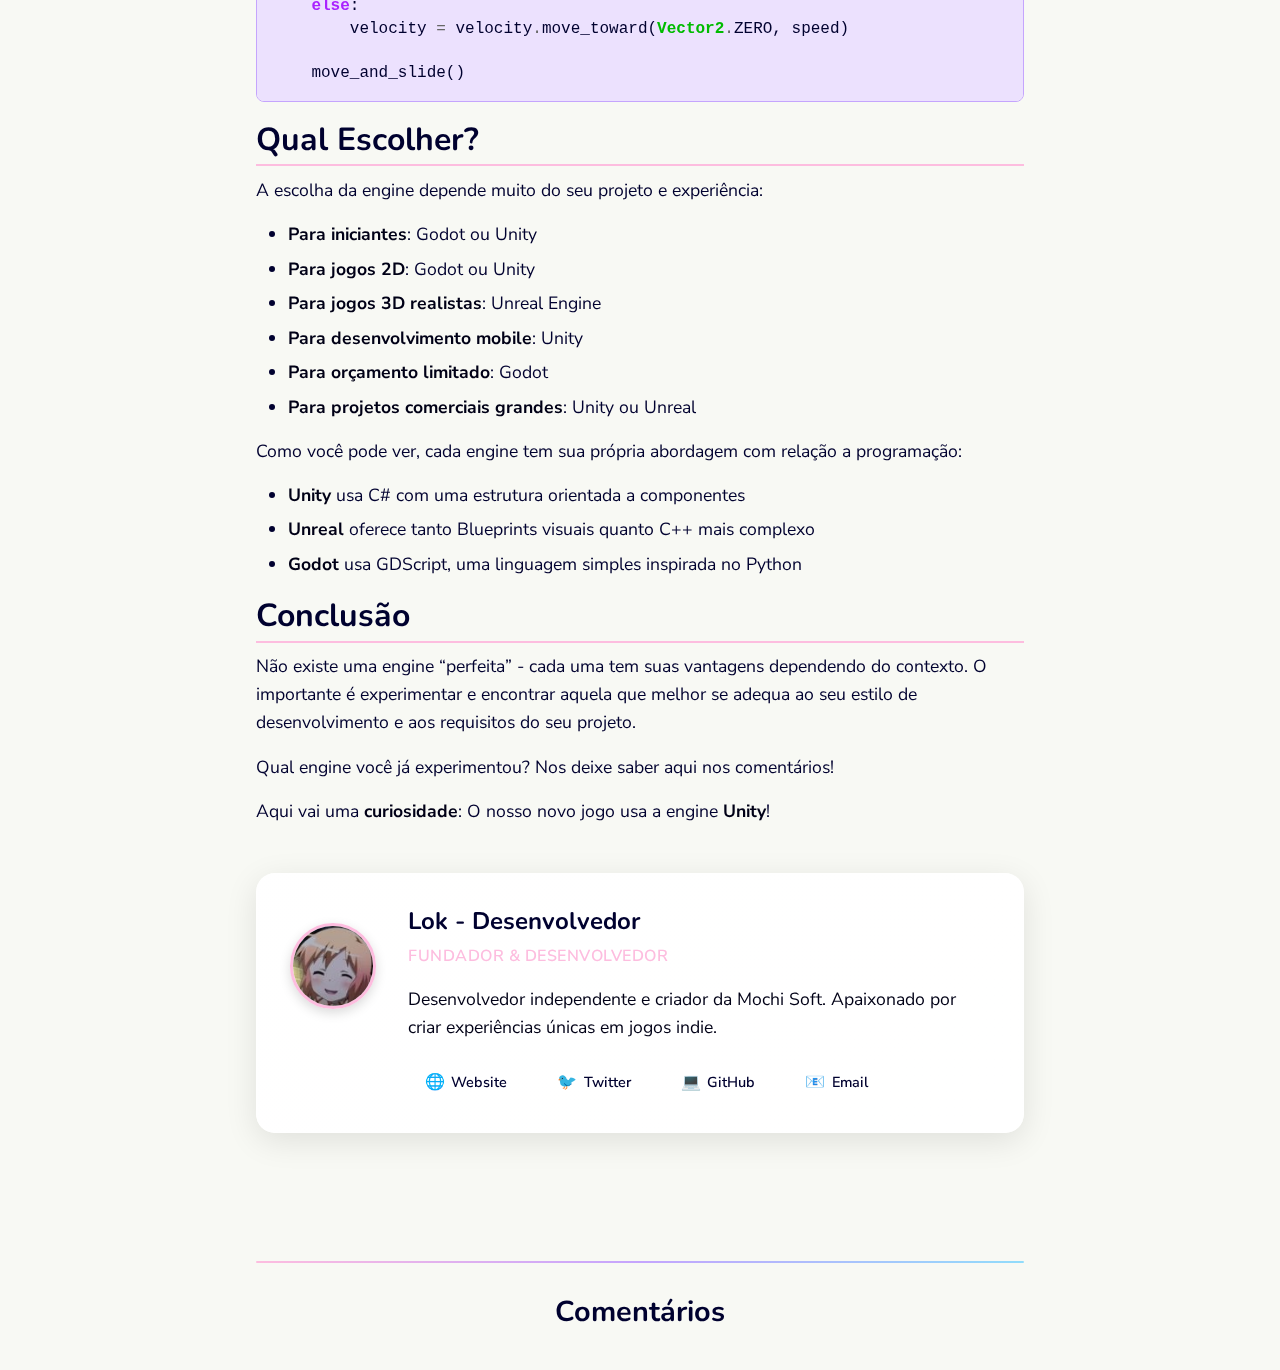
<file: review/ferramentas/desenvolvimento/2025/11/07/review-de-engines.html>
<!DOCTYPE html>
<html lang="en">
<head>
    <meta charset="UTF-8">
    <meta name="viewport" content="width=device-width, initial-scale=1.0">
    <link rel="shortcut icon" href="/assets/images/favicon.png" type="image/x-icon">
    <title>Review de Engines | Mochi blog</title>
    <link rel="stylesheet" href="/assets/css/md.css">
    <link rel="stylesheet" href="/assets/css/styles.css">
</head>
<body>
    <header class="default__header post__header">
        <img class="default__header__img post__header__img" src="/assets/images/mochi-soft.png" alt="Mochi Soft Logo">
        <h1 class="default__header__title post__header__title">Mochi Blog</h1>
    </header>
    <nav class="default__nav post__nav">
        
            <a class="default__nav__link" href="/" >
                Home
            </a>
        
            <a class="default__nav__link" href="/posts" >
                Posts
            </a>
        
            <a class="default__nav__link" href="/categorias" >
                Categorias
            </a>
        
            <a class="default__nav__link" href="/about" >
                About
            </a>
        
            <a class="default__nav__link" href="/feed.xml" >
                RSS
            </a>
        
    </nav>
    <main class="default__main post__main">
        <h1>Review de Engines</h1>
        
        
            
<div class="post-meta-author">
    
        <img src="/assets/images/authors/lok-avatar.png" alt="Lok" class="post-author-avatar">
        <span class="post-author-name">Por Lok</span>
    
</div>

        
        
        <p>Engine ou (motor gráfico) é o ambiente gráfico que o seu jogo irá rodar. Elas fornecem acesso descomplicado a diversos recursos muito úteis, que vão desde renderização 2D e 3D até mesmo funcionalidades de geração de efeitos especiais, manipulação de áudio e muito mais!</p>

<p>Sem elas você precisaria codificar tudo isso do zero, oque pode ser bem problemático quando se quer montar algo mais simples ou de maneira mais rápida.</p>

<h2 id="principais-engines">Principais Engines</h2>
<p>Atualmente no mercado temos diversas engines, cada uma com seus pontos fracos e fortes, hoje iremos analisar três delas:</p>
<ul>
  <li><strong>Unity</strong></li>
  <li><strong>Unreal Engine</strong></li>
  <li><strong>Godot</strong></li>
</ul>

<p class="image-caption"><img src="/assets/images/posts/engines.png" alt="Engines" class="post-image--large" />
<em>Unity / Godot / Unreal</em></p>

<h2 id="unity">Unity</h2>

<p><img src="/assets/images/posts/unity-ui.png" alt="Unity UI" class="post-image--full" /></p>

<p>Unity é uma das engines mais populares do mercado, especialmente para desenvolvimento indie e mobile. Ela utiliza C# como linguagem principal e oferece uma interface visual intuitiva.</p>

<p><strong>Pontos Fortes:</strong></p>
<ul>
  <li>Grande comunidade e abundante documentação</li>
  <li>Asset Store com milhares de recursos prontos</li>
  <li>Multiplataforma (Windows, Mac, Linux, Mobile, Console, WebGL)</li>
  <li>Sistema de componentes flexível</li>
  <li>Excelente para jogos 2D e 3D</li>
  <li>Ferramentas visuais para não-programadores</li>
</ul>

<p><strong>Pontos Fracos:</strong></p>
<ul>
  <li>Licenciamento pode ser caro para grandes estúdios</li>
  <li>Interface pode ser confusa para iniciantes</li>
  <li>Versionamento do projeto pode ser problemático</li>
  <li>Performance pode ser limitada em projetos muito grandes</li>
</ul>

<h3 id="exemplo-de-código-c">Exemplo de código (C#)</h3>

<div class="language-csharp highlighter-rouge"><div class="highlight"><pre class="highlight"><code><span class="k">using</span> <span class="nn">UnityEngine</span><span class="p">;</span>

<span class="k">public</span> <span class="k">class</span> <span class="nc">PlayerMovement</span> <span class="p">:</span> <span class="n">MonoBehaviour</span> 
<span class="p">{</span>
    <span class="k">public</span> <span class="kt">float</span> <span class="n">speed</span> <span class="p">=</span> <span class="m">5f</span><span class="p">;</span>
    
    <span class="k">void</span> <span class="nf">Update</span><span class="p">()</span> 
    <span class="p">{</span>
        <span class="kt">float</span> <span class="n">horizontal</span> <span class="p">=</span> <span class="n">Input</span><span class="p">.</span><span class="nf">GetAxis</span><span class="p">(</span><span class="s">"Horizontal"</span><span class="p">);</span>
        <span class="kt">float</span> <span class="n">vertical</span> <span class="p">=</span> <span class="n">Input</span><span class="p">.</span><span class="nf">GetAxis</span><span class="p">(</span><span class="s">"Vertical"</span><span class="p">);</span>
        
        <span class="n">Vector3</span> <span class="n">movement</span> <span class="p">=</span> <span class="k">new</span> <span class="nf">Vector3</span><span class="p">(</span><span class="n">horizontal</span><span class="p">,</span> <span class="m">0</span><span class="p">,</span> <span class="n">vertical</span><span class="p">);</span>
        <span class="n">transform</span><span class="p">.</span><span class="nf">Translate</span><span class="p">(</span><span class="n">movement</span> <span class="p">*</span> <span class="n">speed</span> <span class="p">*</span> <span class="n">Time</span><span class="p">.</span><span class="n">deltaTime</span><span class="p">);</span>
    <span class="p">}</span>
<span class="p">}</span>
</code></pre></div></div>

<h2 id="unreal-engine">Unreal Engine</h2>

<p><img src="/assets/images/posts/unreal-ui.png" alt="Unity UI" class="post-image--full" /></p>

<p>Desenvolvida pela Epic Games, a Unreal Engine é conhecida por seus gráficos de alta qualidade e é amplamente utilizada em jogos AAA.</p>

<p><strong>Pontos Fortes:</strong></p>
<ul>
  <li>Gráficos de alta qualidade “out of the box”</li>
  <li>Blueprint (programação visual) para designers</li>
  <li>Gratuita até $1 milhão de receita</li>
  <li>Excelente para jogos 3D e realismo</li>
  <li>Ferramentas avançadas de iluminação e materiais</li>
  <li>Suporte nativo para VR/AR</li>
</ul>

<p><strong>Pontos Fracos:</strong></p>
<ul>
  <li>Curva de aprendizado íngreme</li>
  <li>Projetos ocupam muito espaço em disco</li>
  <li>Pode ser excessiva para jogos simples</li>
  <li>Requer hardware mais potente para desenvolvimento</li>
  <li>Menos adequada para jogos 2D</li>
</ul>

<h3 id="exemplo-de-código-c-1">Exemplo de código (C++)</h3>

<p>No Unreal, você pode usar Blueprints (programação visual) ou C++. Aqui está um exemplo simples:</p>

<div class="language-cpp highlighter-rouge"><div class="highlight"><pre class="highlight"><code><span class="c1">// PlayerPawn.h</span>
<span class="n">UCLASS</span><span class="p">()</span>
<span class="k">class</span> <span class="nc">MYGAME_API</span> <span class="n">APlayerPawn</span> <span class="o">:</span> <span class="k">public</span> <span class="n">APawn</span>
<span class="p">{</span>
    <span class="n">GENERATED_BODY</span><span class="p">()</span>

<span class="nl">public:</span>
    <span class="n">APlayerPawn</span><span class="p">();</span>

<span class="nl">protected:</span>
    <span class="n">UPROPERTY</span><span class="p">(</span><span class="n">EditAnywhere</span><span class="p">)</span>
    <span class="kt">float</span> <span class="n">MovementSpeed</span> <span class="o">=</span> <span class="mf">600.0f</span><span class="p">;</span>
    
    <span class="k">virtual</span> <span class="kt">void</span> <span class="n">SetupPlayerInputComponent</span><span class="p">(</span><span class="k">class</span> <span class="nc">UInputComponent</span><span class="o">*</span> <span class="n">InputComponent</span><span class="p">)</span> <span class="k">override</span><span class="p">;</span>
    
    <span class="kt">void</span> <span class="n">MoveForward</span><span class="p">(</span><span class="kt">float</span> <span class="n">Value</span><span class="p">);</span>
    <span class="kt">void</span> <span class="n">MoveRight</span><span class="p">(</span><span class="kt">float</span> <span class="n">Value</span><span class="p">);</span>
<span class="p">};</span>

<span class="c1">// PlayerPawn.cpp</span>
<span class="kt">void</span> <span class="n">APlayerPawn</span><span class="o">::</span><span class="n">MoveForward</span><span class="p">(</span><span class="kt">float</span> <span class="n">Value</span><span class="p">)</span>
<span class="p">{</span>
    <span class="k">if</span> <span class="p">(</span><span class="n">Value</span> <span class="o">!=</span> <span class="mf">0.0f</span><span class="p">)</span>
    <span class="p">{</span>
        <span class="n">AddMovementInput</span><span class="p">(</span><span class="n">GetActorForwardVector</span><span class="p">(),</span> <span class="n">Value</span><span class="p">);</span>
    <span class="p">}</span>
<span class="p">}</span>

<span class="kt">void</span> <span class="n">APlayerPawn</span><span class="o">::</span><span class="n">MoveRight</span><span class="p">(</span><span class="kt">float</span> <span class="n">Value</span><span class="p">)</span>
<span class="p">{</span>
    <span class="k">if</span> <span class="p">(</span><span class="n">Value</span> <span class="o">!=</span> <span class="mf">0.0f</span><span class="p">)</span>
    <span class="p">{</span>
        <span class="n">AddMovementInput</span><span class="p">(</span><span class="n">GetActorRightVector</span><span class="p">(),</span> <span class="n">Value</span><span class="p">);</span>
    <span class="p">}</span>
<span class="p">}</span>
</code></pre></div></div>

<h2 id="godot">Godot</h2>

<p><img src="/assets/images/posts/godot-ui.png" alt="Unity UI" class="post-image--full" /></p>

<p>Godot é uma engine open-source que vem ganhando popularidade rapidamente, especialmente entre desenvolvedores independentes.</p>

<p><strong>Pontos Fortes:</strong></p>
<ul>
  <li>Completamente gratuita e open-source</li>
  <li>Interface limpa e intuitiva</li>
  <li>Sistema de nós único e flexível</li>
  <li>GDScript (linguagem própria) fácil de aprender</li>
  <li>Suporte para C# e C++</li>
  <li>Leve e rápida</li>
  <li>Excelente para jogos 2D</li>
</ul>

<p><strong>Pontos Fracos:</strong></p>
<ul>
  <li>Comunidade menor comparada às outras</li>
  <li>Menos recursos de terceiros disponíveis</li>
  <li>Ferramentas 3D ainda em desenvolvimento</li>
  <li>Documentação limitada em português</li>
  <li>Menos suporte para consoles</li>
</ul>

<h3 id="exemplo-de-código">Exemplo de código</h3>

<h3 id="godot-gdscript">Godot (GDScript)</h3>

<div class="language-gdscript highlighter-rouge"><div class="highlight"><pre class="highlight"><code><span class="k">extends</span> <span class="n">CharacterBody2D</span>

<span class="err">@</span><span class="k">export</span> <span class="k">var</span> <span class="n">speed</span> <span class="o">=</span> <span class="mf">300.0</span>

<span class="k">func</span> <span class="nf">_physics_process</span><span class="p">(</span><span class="n">delta</span><span class="p">):</span>
    <span class="k">var</span> <span class="n">direction</span> <span class="o">=</span> <span class="n">Input</span><span class="o">.</span><span class="n">get_vector</span><span class="p">(</span><span class="s2">"ui_left"</span><span class="p">,</span> <span class="s2">"ui_right"</span><span class="p">,</span> <span class="s2">"ui_up"</span><span class="p">,</span> <span class="s2">"ui_down"</span><span class="p">)</span>
    
    <span class="k">if</span> <span class="n">direction</span> <span class="o">!=</span> <span class="kt">Vector2</span><span class="o">.</span><span class="n">ZERO</span><span class="p">:</span>
        <span class="n">velocity</span> <span class="o">=</span> <span class="n">direction</span> <span class="o">*</span> <span class="n">speed</span>
    <span class="k">else</span><span class="p">:</span>
        <span class="n">velocity</span> <span class="o">=</span> <span class="n">velocity</span><span class="o">.</span><span class="n">move_toward</span><span class="p">(</span><span class="kt">Vector2</span><span class="o">.</span><span class="n">ZERO</span><span class="p">,</span> <span class="n">speed</span><span class="p">)</span>
    
    <span class="n">move_and_slide</span><span class="p">()</span>
</code></pre></div></div>

<h2 id="qual-escolher">Qual Escolher?</h2>

<p>A escolha da engine depende muito do seu projeto e experiência:</p>

<ul>
  <li><strong>Para iniciantes</strong>: Godot ou Unity</li>
  <li><strong>Para jogos 2D</strong>: Godot ou Unity</li>
  <li><strong>Para jogos 3D realistas</strong>: Unreal Engine</li>
  <li><strong>Para desenvolvimento mobile</strong>: Unity</li>
  <li><strong>Para orçamento limitado</strong>: Godot</li>
  <li><strong>Para projetos comerciais grandes</strong>: Unity ou Unreal</li>
</ul>

<p>Como você pode ver, cada engine tem sua própria abordagem com relação a programação:</p>
<ul>
  <li><strong>Unity</strong> usa C# com uma estrutura orientada a componentes</li>
  <li><strong>Unreal</strong> oferece tanto Blueprints visuais quanto C++ mais complexo</li>
  <li><strong>Godot</strong> usa GDScript, uma linguagem simples inspirada no Python</li>
</ul>

<h2 id="conclusão">Conclusão</h2>

<p>Não existe uma engine “perfeita” - cada uma tem suas vantagens dependendo do contexto. O importante é experimentar e encontrar aquela que melhor se adequa ao seu estilo de desenvolvimento e aos requisitos do seu projeto.</p>

<p>Qual engine você já experimentou? Nos deixe saber aqui nos comentários!</p>

<p>Aqui vai uma <strong>curiosidade</strong>: O nosso novo jogo usa a engine <strong>Unity</strong>!</p>

        
        
            

<div class="author-info">
    <div class="author-info__avatar">
        <img src="/assets/images/authors/lok-avatar.png" alt="Lok" class="author-avatar">
    </div>
    <div class="author-info__details">
        <h4 class="author-name">Lok - Desenvolvedor</h4>
        <p class="author-role">Fundador & Desenvolvedor</p>
        <p class="author-bio">Desenvolvedor independente e criador da Mochi Soft. Apaixonado por criar experiências únicas em jogos indie.</p>
        
        
        <div class="author-social">
            
                <a href="https://mochisoft.com" class="author-link" target="_blank" rel="noopener">
                    <span class="social-icon">🌐</span> Website
                </a>
            
            
                <a href="https://twitter.com/lokmochi" class="author-link" target="_blank" rel="noopener">
                    <span class="social-icon">🐦</span> Twitter
                </a>
            
            
                <a href="https://github.com/lokmochi" class="author-link" target="_blank" rel="noopener">
                    <span class="social-icon">💻</span> GitHub
                </a>
            
            
                <a href="mailto:lok@mochisoft.com" class="author-link">
                    <span class="social-icon">📧</span> Email
                </a>
            
        </div>
        
    </div>
</div>


        
        
        
<div class="comments-section">
    <hr>
    <h3 class="comments-title">Comentários</h3>
    <div id="disqus_thread"></div>
    
    <script>
        var disqus_config = function () {
            this.page.url = "https://lokkol17.dev//review/ferramentas/desenvolvimento/2025/11/07/review-de-engines.html";
            this.page.identifier = "/review/ferramentas/desenvolvimento/2025/11/07/review-de-engines";
        };
        
        (function() { // DON'T EDIT BELOW THIS LINE
            var d = document, s = d.createElement('script');
            s.src = 'https://mochisoft.disqus.com/embed.js';
            s.setAttribute('data-timestamp', +new Date());
            (d.head || d.body).appendChild(s);
        })();
    </script>

    <noscript>
        Por favor, habilite o JavaScript para ver os 
        <a href="https://disqus.com/?ref_noscript">comentários do Disqus</a>.
    </noscript>
</div>


    </main>
</body>
</html>
</file>
<file: assets/css/styles.css>
@charset "UTF-8";
/* http://meyerweb.com/eric/tools/css/reset/ 
   v2.0 | 20110126
   License: none (public domain)
*/
@import url("https://fonts.googleapis.com/css2?family=Nunito+Sans:ital,opsz,wght@0,6..12,200..1000;1,6..12,200..1000&family=Nunito:ital,wght@0,200..1000;1,200..1000&display=swap");
@import url("https://fonts.googleapis.com/css2?family=Nunito+Sans:ital,opsz,wght@0,6..12,200..1000;1,6..12,200..1000&display=swap");
html, body, div, span, applet, object, iframe,
h1, h2, h3, h4, h5, h6, p, blockquote, pre,
a, abbr, acronym, address, big, cite, code,
del, dfn, em, img, ins, kbd, q, s, samp,
small, strike, strong, sub, sup, tt, var,
b, u, i, center,
dl, dt, dd, ol, ul, li,
fieldset, form, label, legend,
table, caption, tbody, tfoot, thead, tr, th, td,
article, aside, canvas, details, embed,
figure, figcaption, footer, header, hgroup,
menu, nav, output, ruby, section, summary,
time, mark, audio, video {
  margin: 0;
  padding: 0;
  border: 0;
  font-size: 100%;
  font: inherit;
  vertical-align: baseline;
}

/* HTML5 display-role reset for older browsers */
article, aside, details, figcaption, figure,
footer, header, hgroup, menu, nav, section {
  display: block;
}

body {
  line-height: 1;
}

ol, ul {
  list-style: none;
}

blockquote, q {
  quotes: none;
}

blockquote:before, blockquote:after,
q:before, q:after {
  content: "";
  content: none;
}

table {
  border-collapse: collapse;
  border-spacing: 0;
}

.highlight .hll {
  background-color: #f8f9f4;
}

.highlight .c {
  color: #008800;
  font-style: italic;
} /* Comment */
.highlight .err {
  border: 1px solid #FF0000;
} /* Error */
.highlight .k {
  color: #AA22FF;
  font-weight: bold;
} /* Keyword */
.highlight .o {
  color: #666666;
} /* Operator */
.highlight .cm {
  color: #008800;
  font-style: italic;
} /* Comment.Multiline */
.highlight .cp {
  color: #008800;
} /* Comment.Preproc */
.highlight .c1 {
  color: #008800;
  font-style: italic;
} /* Comment.Single */
.highlight .cs {
  color: #008800;
  font-weight: bold;
} /* Comment.Special */
.highlight .gd {
  color: #A00000;
} /* Generic.Deleted */
.highlight .ge {
  font-style: italic;
} /* Generic.Emph */
.highlight .gr {
  color: #FF0000;
} /* Generic.Error */
.highlight .gh {
  color: #000080;
  font-weight: bold;
} /* Generic.Heading */
.highlight .gi {
  color: #00A000;
} /* Generic.Inserted */
.highlight .go {
  color: #808080;
} /* Generic.Output */
.highlight .gp {
  color: #000080;
  font-weight: bold;
} /* Generic.Prompt */
.highlight .gs {
  font-weight: bold;
} /* Generic.Strong */
.highlight .gu {
  color: #800080;
  font-weight: bold;
} /* Generic.Subheading */
.highlight .gt {
  color: #0040D0;
} /* Generic.Traceback */
.highlight .kc {
  color: #AA22FF;
  font-weight: bold;
} /* Keyword.Constant */
.highlight .kd {
  color: #AA22FF;
  font-weight: bold;
} /* Keyword.Declaration */
.highlight .kn {
  color: #AA22FF;
  font-weight: bold;
} /* Keyword.Namespace */
.highlight .kp {
  color: #AA22FF;
} /* Keyword.Pseudo */
.highlight .kr {
  color: #AA22FF;
  font-weight: bold;
} /* Keyword.Reserved */
.highlight .kt {
  color: #00BB00;
  font-weight: bold;
} /* Keyword.Type */
.highlight .m {
  color: #666666;
} /* Literal.Number */
.highlight .s {
  color: #BB4444;
} /* Literal.String */
.highlight .na {
  color: #BB4444;
} /* Name.Attribute */
.highlight .nb {
  color: #AA22FF;
} /* Name.Builtin */
.highlight .nc {
  color: #0000FF;
} /* Name.Class */
.highlight .no {
  color: #880000;
} /* Name.Constant */
.highlight .nd {
  color: #AA22FF;
} /* Name.Decorator */
.highlight .ni {
  color: #999999;
  font-weight: bold;
} /* Name.Entity */
.highlight .ne {
  color: #D2413A;
  font-weight: bold;
} /* Name.Exception */
.highlight .nf {
  color: #00A000;
} /* Name.Function */
.highlight .nl {
  color: #A0A000;
} /* Name.Label */
.highlight .nn {
  color: #0000FF;
  font-weight: bold;
} /* Name.Namespace */
.highlight .nt {
  color: #008000;
  font-weight: bold;
} /* Name.Tag */
.highlight .nv {
  color: #B8860B;
} /* Name.Variable */
.highlight .ow {
  color: #AA22FF;
  font-weight: bold;
} /* Operator.Word */
.highlight .w {
  color: #bbbbbb;
} /* Text.Whitespace */
.highlight .mf {
  color: #666666;
} /* Literal.Number.Float */
.highlight .mh {
  color: #666666;
} /* Literal.Number.Hex */
.highlight .mi {
  color: #666666;
} /* Literal.Number.Integer */
.highlight .mo {
  color: #666666;
} /* Literal.Number.Oct */
.highlight .sb {
  color: #BB4444;
} /* Literal.String.Backtick */
.highlight .sc {
  color: #BB4444;
} /* Literal.String.Char */
.highlight .sd {
  color: #BB4444;
  font-style: italic;
} /* Literal.String.Doc */
.highlight .s2 {
  color: #BB4444;
} /* Literal.String.Double */
.highlight .se {
  color: #BB6622;
  font-weight: bold;
} /* Literal.String.Escape */
.highlight .sh {
  color: #BB4444;
} /* Literal.String.Heredoc */
.highlight .si {
  color: #BB6688;
  font-weight: bold;
} /* Literal.String.Interpol */
.highlight .sx {
  color: #008000;
} /* Literal.String.Other */
.highlight .sr {
  color: #BB6688;
} /* Literal.String.Regex */
.highlight .s1 {
  color: #BB4444;
} /* Literal.String.Single */
.highlight .ss {
  color: #B8860B;
} /* Literal.String.Symbol */
.highlight .bp {
  color: #AA22FF;
} /* Name.Builtin.Pseudo */
.highlight .vc {
  color: #B8860B;
} /* Name.Variable.Class */
.highlight .vg {
  color: #B8860B;
} /* Name.Variable.Global */
.highlight .vi {
  color: #B8860B;
} /* Name.Variable.Instance */
.highlight .il {
  color: #666666;
} /* Literal.Number.Integer.Long */
body {
  background-color: #f8f9f4;
  display: flex;
  flex-flow: column nowrap;
  align-items: center;
  font-family: "Nunito Sans", sans-serif;
  color: #00012f;
  width: 100vw;
}

.default__header {
  display: flex;
  flex-flow: column;
  align-items: center;
  width: 100%;
  margin: 2rem 0;
}
.default__header__img {
  width: 400px;
}
.default__header__title {
  font-family: "Nunito", sans-serif;
  font-size: 3rem;
  font-weight: 900;
}
.default__nav {
  background-color: #fdbddf;
  width: 60%;
  display: flex;
  justify-content: center;
  padding: 0.5rem;
  border-radius: 2rem;
  font-size: 1.25rem;
  font-weight: 800;
  gap: 2rem;
  margin-bottom: 2rem;
}
.default__nav a {
  color: #00012f;
  text-decoration: none;
}
.default__nav a:hover {
  text-decoration: underline;
  color: rgb(0, 3.170212766, 149);
}

.posts__title {
  font-family: "Nunito";
  font-size: 2rem;
  font-weight: 800;
  margin-bottom: 1rem;
  text-align: center;
}
.posts__list {
  width: 70%;
  max-width: 900px;
  margin: 0 auto;
  display: flex;
  flex-flow: column nowrap;
  gap: 2rem;
  margin-bottom: 2rem;
}
.posts__list__item {
  background: linear-gradient(135deg, rgb(254.8739130435, 254.8043478261, 254.9956521739) 0%, white 50%, rgb(243.4210526316, 251.3157894737, 254.5789473684) 100%);
  border-radius: 1.2rem;
  padding: 2rem;
  position: relative;
  box-shadow: 0 8px 32px rgba(0, 0, 0, 0.1);
  border: 2px solid rgba(255, 255, 255, 0.2);
  backdrop-filter: blur(10px);
  transition: all 0.3s cubic-bezier(0.4, 0, 0.2, 1);
  overflow: hidden;
}
.posts__list__item::before {
  content: "";
  position: absolute;
  top: 0;
  left: -100%;
  width: 100%;
  height: 100%;
  background: linear-gradient(90deg, transparent, rgba(255, 255, 255, 0.3), transparent);
  transition: left 0.6s ease;
}
.posts__list__item:hover {
  transform: translateY(-8px);
  box-shadow: 0 20px 60px rgba(0, 0, 0, 0.15);
  border-color: #fdbddf;
}
.posts__list__item:hover::before {
  left: 100%;
}
.posts__list__item:hover h2 a {
  color: #fdbddf;
  transform: scale(1.02);
}
.posts__list__item h2 {
  margin-bottom: 1rem;
}
.posts__list__item h2 a {
  text-decoration: none;
  color: #00012f;
  font-size: 2.2rem;
  font-weight: 800;
  font-family: "Nunito", sans-serif;
  transition: all 0.3s ease;
  display: inline-block;
  background: linear-gradient(45deg, #00012f, black);
  -webkit-background-clip: text;
  -webkit-text-fill-color: transparent;
  background-clip: text;
}
.posts__list__item h2 a:hover {
  background: linear-gradient(45deg, #fdbddf, #fa5aaf);
  -webkit-background-clip: text;
  -webkit-text-fill-color: transparent;
  background-clip: text;
}
.posts__list__item p {
  font-size: 1.2rem;
  line-height: 1.6;
  color: rgb(0, 0.4574468085, 21.5);
  margin-bottom: 1rem;
  font-family: "Nunito Sans", sans-serif;
}
.posts__list__item .post-meta {
  display: flex;
  gap: 1rem;
  margin-top: 1rem;
  font-size: 0.95rem;
  color: black;
  flex-wrap: wrap;
  align-items: center;
}
.posts__list__item .post-meta .post-date {
  background-color: rgba(255, 255, 255, 0.3);
  padding: 0.3rem 0.8rem;
  border-radius: 1rem;
  font-weight: 600;
}
.posts__list__item .post-meta .post-author {
  background-color: #c5a5fd;
  color: white;
  padding: 0.3rem 0.8rem;
  border-radius: 1rem;
  font-weight: 600;
  font-size: 0.9rem;
}
.posts__list__item .post-meta .post-categories {
  display: flex;
  gap: 0.5rem;
  flex-wrap: wrap;
}
.posts__list__item .post-meta .post-categories .category {
  background-color: #fdbddf;
  color: white;
  padding: 0.2rem 0.6rem;
  border-radius: 0.8rem;
  font-size: 0.85rem;
  font-weight: 600;
  text-transform: lowercase;
}
.posts__list__item .read-more {
  margin-top: 1.5rem;
}
.posts__list__item .read-more a {
  color: #fdbddf;
  text-decoration: none;
  font-weight: 700;
  font-size: 1.1rem;
  transition: all 0.3s ease;
}
.posts__list__item .read-more a:hover {
  color: rgb(250.75, 114.75, 187);
  text-decoration: underline;
}
.posts__list__item .read-more::after {
  content: "→";
  margin-left: 0.5rem;
  transition: margin-left 0.3s ease;
  color: #fdbddf;
  font-weight: bold;
}
.posts__list__item:hover .read-more::after {
  margin-left: 1rem;
}

.post__header {
  display: flex;
  flex-flow: row;
  justify-content: center;
}
.post__header__img {
  width: 200px;
}
.post__header__title {
  font-size: 2.5rem;
}
.post__main {
  width: 60%;
  padding: 1rem;
}

.current {
  color: #e7077e;
}
.current:hover {
  color: rgb(248.5, 40.5, 151);
}

.about {
  width: 80%;
  max-width: 1000px;
  margin: 0 auto;
  padding: 2rem 0;
}
.about__hero {
  text-align: center;
  margin-bottom: 4rem;
  padding: 3rem 0;
  background: linear-gradient(135deg, white 0%, white 50%, white 100%);
  border-radius: 2rem;
  box-shadow: 0 10px 40px rgba(0, 0, 0, 0.1);
}
.about__hero__logo {
  width: 200px;
  margin-bottom: 2rem;
  filter: drop-shadow(0 4px 12px rgba(0, 0, 0, 0.1));
}
.about__hero__title {
  font-family: "Nunito", sans-serif;
  font-size: 3.5rem;
  font-weight: 900;
  color: #00012f;
  margin-bottom: 1rem;
  background: linear-gradient(45deg, #00012f, black);
  -webkit-background-clip: text;
  -webkit-text-fill-color: transparent;
  background-clip: text;
}
.about__hero__subtitle {
  font-size: 1.4rem;
  color: black;
  font-weight: 600;
  font-style: italic;
}
.about__content {
  display: flex;
  flex-direction: column;
  gap: 4rem;
}
.about__description {
  text-align: center;
}
.about__description .about__text {
  font-size: 1.3rem;
  line-height: 1.8;
  color: #00012f;
  font-family: "Nunito Sans", sans-serif;
  max-width: 800px;
  margin: 0 auto;
}
.about__description .about__text strong {
  color: #fdbddf;
  font-weight: 800;
}
.about__quote {
  text-align: center;
  padding: 3rem;
  background: linear-gradient(135deg, white 0%, white 100%);
  border-radius: 1.5rem;
  border-left: 6px solid #fdbddf;
  position: relative;
}
.about__quote blockquote {
  font-family: "Nunito", sans-serif;
  font-size: 2.2rem;
  font-weight: 700;
  font-style: italic;
  color: #00012f;
  margin: 0;
  position: relative;
}
.about__quote blockquote::before, .about__quote blockquote::after {
  content: '"';
  font-size: 3rem;
  color: #fdbddf;
  font-weight: 900;
}
.about__quote cite {
  display: block;
  margin-top: 1.5rem;
  font-size: 1.1rem;
  color: black;
  font-weight: 600;
}
.about__values__grid {
  display: grid;
  grid-template-columns: repeat(auto-fit, minmax(250px, 1fr));
  gap: 2rem;
  margin-top: 2rem;
}
.about__values h2 {
  font-family: "Nunito", sans-serif;
  font-size: 2.5rem;
  font-weight: 800;
  color: #00012f;
  text-align: center;
  margin-bottom: 2rem;
}
.about__mission {
  background: linear-gradient(135deg, white 0%, rgb(254.8739130435, 254.8043478261, 254.9956521739) 100%);
  padding: 3rem;
  border-radius: 1.5rem;
  text-align: center;
}
.about__mission h2 {
  font-family: "Nunito", sans-serif;
  font-size: 2.5rem;
  font-weight: 800;
  color: #00012f;
  margin-bottom: 2rem;
}
.about__mission p {
  font-size: 1.2rem;
  line-height: 1.7;
  color: #00012f;
  font-family: "Nunito Sans", sans-serif;
  max-width: 700px;
  margin: 0 auto;
}

.value-card {
  background: linear-gradient(135deg, rgb(254.8739130435, 254.8043478261, 254.9956521739) 0%, white 100%);
  padding: 2rem;
  border-radius: 1.2rem;
  text-align: center;
  transition: all 0.3s ease;
  border: 2px solid rgba(255, 255, 255, 0.1);
  box-shadow: 0 8px 32px rgba(0, 0, 0, 0.1);
}
.value-card:hover {
  transform: translateY(-8px);
  box-shadow: 0 16px 48px rgba(0, 0, 0, 0.15);
  border-color: #fdbddf;
}
.value-card__icon {
  font-size: 3rem;
  margin-bottom: 1rem;
  filter: drop-shadow(0 2px 4px rgba(0, 0, 0, 0.1));
}
.value-card h3 {
  font-family: "Nunito", sans-serif;
  font-size: 1.4rem;
  font-weight: 700;
  color: #00012f;
  margin-bottom: 1rem;
}
.value-card p {
  font-size: 1rem;
  line-height: 1.6;
  color: rgb(0, 0.1319148936, 6.2);
  font-family: "Nunito Sans", sans-serif;
}

@media (max-width: 768px) {
  .about {
    width: 95%;
    padding: 1rem 0;
  }
  .about__hero {
    padding: 2rem 1rem;
  }
  .about__hero__logo {
    width: 150px;
  }
  .about__hero__title {
    font-size: 2.5rem;
  }
  .about__hero__subtitle {
    font-size: 1.2rem;
  }
  .about__content {
    gap: 2.5rem;
  }
  .about__description .about__text {
    font-size: 1.1rem;
  }
  .about__quote {
    padding: 2rem 1rem;
  }
  .about__quote blockquote {
    font-size: 1.8rem;
  }
  .about__values__grid {
    grid-template-columns: 1fr;
    gap: 1.5rem;
  }
  .about__mission {
    padding: 2rem 1rem;
  }
  .value-card {
    padding: 1.5rem;
  }
}
.home {
  width: 90%;
  max-width: 1200px;
  margin: 0 auto;
  padding: 2rem 0;
}
.home__content {
  display: grid;
  grid-template-columns: 1fr 1fr;
  gap: 4rem;
  align-items: start;
}
.home__intro {
  display: flex;
  flex-direction: column;
  gap: 3rem;
}
.home__welcome h1 {
  font-family: "Nunito", sans-serif;
  font-size: 3rem;
  font-weight: 900;
  color: #00012f;
  margin-bottom: 1rem;
  background: linear-gradient(45deg, #fdbddf, #c5a5fd);
  -webkit-background-clip: text;
  -webkit-text-fill-color: transparent;
  background-clip: text;
}
.home__tagline {
  font-size: 1.3rem;
  color: black;
  font-weight: 600;
  font-style: italic;
  margin-bottom: 2rem;
  line-height: 1.5;
}
.home__description p {
  font-size: 1.1rem;
  line-height: 1.7;
  color: #00012f;
  margin-bottom: 1.5rem;
  font-family: "Nunito Sans", sans-serif;
}
.home__description p strong {
  color: #fdbddf;
  font-weight: 700;
}
.home__description p em {
  color: #c5a5fd;
  font-style: italic;
}
.home__cta {
  display: flex;
  gap: 1rem;
  margin-top: 2rem;
  flex-wrap: wrap;
  justify-content: center;
}
.home__contact {
  background: linear-gradient(135deg, rgb(254.8739130435, 254.8043478261, 254.9956521739) 0%, white 100%);
  padding: 2.5rem;
  border-radius: 1.5rem;
  box-shadow: 0 8px 32px rgba(0, 0, 0, 0.1);
}
.home__contact h3 {
  font-family: "Nunito", sans-serif;
  font-size: 1.8rem;
  font-weight: 700;
  color: #00012f;
  margin-bottom: 1.5rem;
}
.home__contact h4 {
  font-family: "Nunito", sans-serif;
  font-size: 1.4rem;
  font-weight: 600;
  color: #00012f;
  margin: 2rem 0 1rem 0;
}
.home__recent h2 {
  font-family: "Nunito", sans-serif;
  font-size: 2.2rem;
  font-weight: 800;
  color: #00012f;
  margin-bottom: 2rem;
  text-align: center;
}

.btn {
  display: inline-block;
  padding: 1rem 2rem;
  border-radius: 2rem;
  text-decoration: none;
  font-weight: 700;
  font-family: "Nunito", sans-serif;
  transition: all 0.3s ease;
  border: 2px solid transparent;
  cursor: pointer;
}
.btn--primary {
  background: linear-gradient(45deg, #fdbddf, rgb(251.5, 139.5, 199));
  color: white;
}
.btn--primary:hover {
  background: linear-gradient(45deg, rgb(251.5, 139.5, 199), #fa5aaf);
  transform: translateY(-2px);
  box-shadow: 0 8px 20px rgba(0, 0, 0, 0.15);
}
.btn--secondary {
  background: transparent;
  color: #c5a5fd;
  border-color: #c5a5fd;
}
.btn--secondary:hover {
  background: #c5a5fd;
  color: white;
  transform: translateY(-2px);
}
.btn--outline {
  background: transparent;
  color: #fdbddf;
  border-color: #fdbddf;
  padding: 0.8rem 2rem;
}
.btn--outline:hover {
  background: #fdbddf;
  color: white;
  transform: translateY(-2px);
}

.contact__info {
  display: flex;
  flex-direction: column;
  gap: 1rem;
}
.contact__item {
  display: flex;
  align-items: center;
  gap: 0.8rem;
  font-size: 1.1rem;
  color: #00012f;
  font-family: "Nunito Sans", sans-serif;
}
.contact__icon {
  font-size: 1.3rem;
}

.social__grid {
  display: grid;
  grid-template-columns: repeat(2, 1fr);
  gap: 0.8rem;
}
.social__link {
  display: flex;
  align-items: center;
  gap: 0.6rem;
  padding: 0.8rem 1rem;
  background: rgba(255, 255, 255, 0.2);
  border-radius: 0.8rem;
  text-decoration: none;
  color: #00012f;
  font-weight: 600;
  transition: all 0.3s ease;
  border: 1px solid rgba(255, 255, 255, 0.1);
}
.social__link:hover {
  background: rgba(255, 255, 255, 0.3);
  transform: translateY(-2px);
  box-shadow: 0 4px 12px rgba(0, 0, 0, 0.1);
}
.social__icon {
  font-size: 1.2rem;
}

.recent__posts {
  display: flex;
  flex-direction: column;
  gap: 1.5rem;
}
.recent__post {
  background: linear-gradient(135deg, white 0%, white 100%);
  padding: 1.5rem;
  border-radius: 1rem;
  transition: all 0.3s ease;
  border: 1px solid rgba(255, 255, 255, 0.2);
}
.recent__post:hover {
  transform: translateY(-4px);
  box-shadow: 0 12px 30px rgba(0, 0, 0, 0.1);
}
.recent__post__header {
  display: flex;
  justify-content: space-between;
  align-items: flex-start;
  margin-bottom: 1rem;
  gap: 1rem;
}
.recent__post__header h3 {
  margin: 0;
  flex: 1;
}
.recent__post__header h3 a {
  color: #00012f;
  text-decoration: none;
  font-size: 1.3rem;
  font-weight: 700;
  font-family: "Nunito", sans-serif;
  transition: color 0.3s ease;
}
.recent__post__header h3 a:hover {
  color: #fdbddf;
}
.recent__post__date {
  font-size: 0.9rem;
  color: black;
  font-weight: 600;
  white-space: nowrap;
}
.recent__post__excerpt {
  font-size: 1rem;
  line-height: 1.6;
  color: rgb(0, 0.4574468085, 21.5);
  margin-bottom: 1rem;
  font-family: "Nunito Sans", sans-serif;
}
.recent__post__meta {
  display: flex;
  justify-content: space-between;
  align-items: center;
  gap: 1rem;
}
.recent__post__info {
  display: flex;
  gap: 0.8rem;
  align-items: center;
  flex-wrap: wrap;
}
.recent__post__categories {
  display: flex;
  gap: 0.5rem;
  flex-wrap: wrap;
}
.recent__post__link {
  color: #fdbddf;
  text-decoration: none;
  font-weight: 700;
  font-size: 0.9rem;
  transition: all 0.3s ease;
}
.recent__post__link:hover {
  color: rgb(250.75, 114.75, 187);
  text-decoration: underline;
}
.recent__footer {
  text-align: center;
  margin-top: 2rem;
}

.category-tag {
  background: #fdbddf;
  color: white;
  padding: 0.2rem 0.6rem;
  border-radius: 0.8rem;
  font-size: 0.8rem;
  font-weight: 600;
  text-transform: lowercase;
}

.post-author-tag {
  background: #c5a5fd;
  color: white;
  padding: 0.2rem 0.6rem;
  border-radius: 0.8rem;
  font-size: 0.8rem;
  font-weight: 600;
}

@media (max-width: 968px) {
  .home {
    width: 95%;
  }
  .home__content {
    grid-template-columns: 1fr;
    gap: 3rem;
  }
  .home__welcome h1 {
    font-size: 2.5rem;
  }
  .home__tagline {
    font-size: 1.2rem;
  }
  .home__cta {
    flex-direction: column;
    align-items: center;
  }
  .home .social__grid {
    grid-template-columns: 1fr;
  }
  .recent__post__header {
    flex-direction: column;
    align-items: flex-start;
    gap: 0.5rem;
  }
  .recent__post__meta {
    flex-direction: column;
    align-items: flex-start;
    gap: 0.8rem;
  }
}
.comments-section {
  margin-top: 4rem;
  padding-top: 2rem;
}
.comments-section hr {
  border: none;
  height: 2px;
  background: linear-gradient(to right, #fdbddf, #c5a5fd, #91dcfb);
  margin-bottom: 2rem;
  border-radius: 1px;
}
.comments-section .comments-title {
  font-family: "Nunito", sans-serif;
  font-size: 1.8rem;
  font-weight: 700;
  color: #00012f;
  margin-bottom: 1.5rem;
  text-align: center;
}
.comments-section #disqus_thread {
  margin-top: 1rem;
}
.comments-section noscript {
  text-align: center;
  padding: 2rem;
  background: white;
  border-radius: 0.8rem;
  margin-top: 1rem;
}
.comments-section noscript a {
  color: #fdbddf;
  font-weight: 600;
  text-decoration: none;
}
.comments-section noscript a:hover {
  text-decoration: underline;
}

.post-meta-author {
  display: flex;
  align-items: center;
  gap: 0.8rem;
  margin-bottom: 2rem;
  padding-bottom: 1rem;
  border-bottom: 1px solid rgb(245.2282608696, 239.8369565217, 254.6630434783);
}
.post-meta-author .post-author-avatar {
  width: 40px;
  height: 40px;
  border-radius: 50%;
  border: 2px solid #fdbddf;
  object-fit: cover;
}
.post-meta-author .post-author-name {
  font-family: "Nunito", sans-serif;
  font-weight: 600;
  color: rgb(0, 0.4574468085, 21.5);
  font-size: 1rem;
}

.author-info {
  background: linear-gradient(135deg, rgb(254.8739130435, 254.8043478261, 254.9956521739) 0%, white 100%);
  border-radius: 1.2rem;
  padding: 2rem;
  margin: 3rem 0;
  border: 2px solid rgba(255, 255, 255, 0.2);
  box-shadow: 0 8px 32px rgba(0, 0, 0, 0.1);
  display: flex;
  gap: 2rem;
  align-items: flex-start;
}
.author-info__avatar {
  flex-shrink: 0;
}
.author-info__avatar .author-avatar {
  width: 80px;
  height: 80px;
  border-radius: 50%;
  border: 3px solid #fdbddf;
  object-fit: cover;
  box-shadow: 0 4px 12px rgba(0, 0, 0, 0.15);
}
.author-info__details {
  flex: 1;
}
.author-info__details .author-name {
  font-family: "Nunito", sans-serif;
  font-size: 1.5rem;
  font-weight: 700;
  color: #00012f;
  margin: 0 0 0.5rem 0;
}
.author-info__details .author-role {
  font-size: 1rem;
  color: #fdbddf;
  font-weight: 600;
  margin: 0 0 1rem 0;
  text-transform: uppercase;
  letter-spacing: 0.5px;
}
.author-info__details .author-bio {
  font-size: 1.1rem;
  line-height: 1.6;
  color: rgb(0, 0.4574468085, 21.5);
  margin-bottom: 1.5rem;
  font-family: "Nunito Sans", sans-serif;
}

.author-social {
  display: flex;
  gap: 1rem;
  flex-wrap: wrap;
}
.author-social .author-link {
  display: flex;
  align-items: center;
  gap: 0.4rem;
  padding: 0.5rem 1rem;
  background: rgba(255, 255, 255, 0.2);
  border-radius: 1rem;
  text-decoration: none;
  color: #00012f;
  font-weight: 600;
  font-size: 0.9rem;
  transition: all 0.3s ease;
  border: 1px solid rgba(255, 255, 255, 0.1);
}
.author-social .author-link:hover {
  background: rgba(255, 255, 255, 0.3);
  transform: translateY(-2px);
  box-shadow: 0 4px 12px rgba(0, 0, 0, 0.1);
  text-decoration: none;
  color: #00012f;
}
.author-social .author-link .social-icon {
  font-size: 1rem;
}

@media (max-width: 768px) {
  .author-info {
    flex-direction: column;
    text-align: center;
    gap: 1.5rem;
    padding: 1.5rem;
  }
  .author-info__avatar .author-avatar {
    width: 60px;
    height: 60px;
  }
  .author-info__details .author-name {
    font-size: 1.3rem;
  }
  .author-social {
    justify-content: center;
    gap: 0.8rem;
  }
  .author-social .author-link {
    font-size: 0.85rem;
    padding: 0.4rem 0.8rem;
  }
  .post-meta-author .post-author-avatar {
    width: 32px;
    height: 32px;
  }
  .post-meta-author .post-author-name {
    font-size: 0.9rem;
  }
}
.categories-page {
  width: 90%;
  max-width: 1000px;
  margin: 0 auto;
  padding: 2rem 0;
}
.categories-page__title {
  font-family: "Nunito", sans-serif;
  font-size: 2.8rem;
  font-weight: 800;
  color: #00012f;
  text-align: center;
  margin-bottom: 3rem;
  background: linear-gradient(45deg, #fdbddf, #c5a5fd);
  -webkit-background-clip: text;
  -webkit-text-fill-color: transparent;
  background-clip: text;
}

.category-filters {
  display: flex;
  flex-wrap: wrap;
  gap: 1rem;
  justify-content: center;
  margin-bottom: 3rem;
  padding: 2rem;
  background: linear-gradient(135deg, rgb(254.8739130435, 254.8043478261, 254.9956521739) 0%, white 100%);
  border-radius: 1.5rem;
  box-shadow: 0 8px 32px rgba(0, 0, 0, 0.1);
}

.filter-btn {
  display: flex;
  align-items: center;
  gap: 0.5rem;
  padding: 0.8rem 1.5rem;
  background: rgba(255, 255, 255, 0.2);
  border: 2px solid rgba(255, 255, 255, 0.1);
  border-radius: 2rem;
  color: #00012f;
  font-weight: 600;
  font-family: "Nunito", sans-serif;
  cursor: pointer;
  transition: all 0.3s ease;
  font-size: 0.95rem;
}
.filter-btn:hover {
  background: rgba(255, 255, 255, 0.3);
  transform: translateY(-2px);
  box-shadow: 0 6px 20px rgba(0, 0, 0, 0.1);
}
.filter-btn.active {
  background: #fdbddf;
  color: white;
  border-color: rgb(251.5, 139.5, 199);
  box-shadow: 0 6px 20px rgba(0, 0, 0, 0.15);
}
.filter-btn .post-count {
  background: rgba(255, 255, 255, 0.3);
  padding: 0.2rem 0.6rem;
  border-radius: 1rem;
  font-size: 0.8rem;
  font-weight: 700;
  min-width: 1.5rem;
  text-align: center;
}
.filter-btn.active .post-count {
  background: rgba(255, 255, 255, 0.2);
}

.filtered-posts {
  display: grid;
  gap: 2rem;
  margin-bottom: 2rem;
}

.filtered-post {
  background: linear-gradient(135deg, white 0%, white 100%);
  border-radius: 1.2rem;
  padding: 2rem;
  border: 2px solid rgba(255, 255, 255, 0.2);
  box-shadow: 0 8px 32px rgba(0, 0, 0, 0.1);
  transition: all 0.3s ease;
}
.filtered-post:hover {
  transform: translateY(-5px);
  box-shadow: 0 15px 40px rgba(0, 0, 0, 0.15);
  border-color: #fdbddf;
}
.filtered-post__header {
  display: flex;
  justify-content: space-between;
  align-items: flex-start;
  margin-bottom: 1rem;
  gap: 1rem;
}
.filtered-post__title {
  margin: 0;
  flex: 1;
}
.filtered-post__title a {
  color: #00012f;
  text-decoration: none;
  font-size: 1.4rem;
  font-weight: 700;
  font-family: "Nunito", sans-serif;
  transition: color 0.3s ease;
}
.filtered-post__title a:hover {
  color: #fdbddf;
}
.filtered-post__date {
  font-size: 0.9rem;
  color: black;
  font-weight: 600;
  white-space: nowrap;
}
.filtered-post__excerpt {
  font-size: 1.1rem;
  line-height: 1.6;
  color: rgb(0, 0.4574468085, 21.5);
  margin-bottom: 1.5rem;
  font-family: "Nunito Sans", sans-serif;
}
.filtered-post__meta {
  display: flex;
  justify-content: space-between;
  align-items: center;
  gap: 1rem;
}
.filtered-post__info {
  display: flex;
  gap: 0.8rem;
  align-items: center;
  flex-wrap: wrap;
}
.filtered-post__categories {
  display: flex;
  gap: 0.5rem;
  flex-wrap: wrap;
}
.filtered-post__link {
  color: #fdbddf;
  text-decoration: none;
  font-weight: 700;
  font-size: 0.95rem;
  transition: all 0.3s ease;
  white-space: nowrap;
}
.filtered-post__link:hover {
  color: rgb(250.75, 114.75, 187);
  text-decoration: underline;
}

.no-posts {
  text-align: center;
  padding: 4rem 2rem;
  background: linear-gradient(135deg, white 0%, white 100%);
  border-radius: 1.5rem;
  margin: 2rem 0;
}
.no-posts h3 {
  font-family: "Nunito", sans-serif;
  font-size: 1.8rem;
  font-weight: 700;
  color: #00012f;
  margin-bottom: 1rem;
}
.no-posts p {
  font-size: 1.1rem;
  color: black;
  font-family: "Nunito Sans", sans-serif;
}

@media (max-width: 768px) {
  .categories-page {
    width: 95%;
  }
  .categories-page__title {
    font-size: 2.2rem;
  }
  .category-filters {
    padding: 1.5rem;
    gap: 0.8rem;
  }
  .filter-btn {
    padding: 0.6rem 1.2rem;
    font-size: 0.9rem;
  }
  .filter-btn .post-count {
    font-size: 0.75rem;
  }
  .filtered-post {
    padding: 1.5rem;
  }
  .filtered-post__header {
    flex-direction: column;
    align-items: flex-start;
    gap: 0.5rem;
  }
  .filtered-post__meta {
    flex-direction: column;
    align-items: flex-start;
    gap: 1rem;
  }
  .filtered-post__title a {
    font-size: 1.2rem;
  }
  .filtered-post__excerpt {
    font-size: 1rem;
  }
  .no-posts {
    padding: 2rem 1rem;
  }
  .no-posts h3 {
    font-size: 1.5rem;
  }
}
.posts-page {
  width: 90%;
  max-width: 1000px;
  margin: 0 auto;
  padding: 2rem 0;
}

.posts-mini-filters {
  display: flex;
  align-items: center;
  gap: 1rem;
  margin-bottom: 2rem;
  padding: 1.5rem;
  background: linear-gradient(135deg, white 0%, white 100%);
  border-radius: 1rem;
  flex-wrap: wrap;
}
.posts-mini-filters .filter-label {
  font-family: "Nunito", sans-serif;
  font-weight: 600;
  color: #00012f;
  white-space: nowrap;
}

.mini-filters {
  display: flex;
  gap: 0.8rem;
  flex-wrap: wrap;
  flex: 1;
}

.mini-filter-btn {
  padding: 0.5rem 1rem;
  background: rgba(255, 255, 255, 0.2);
  border: 1px solid rgba(255, 255, 255, 0.3);
  border-radius: 1.5rem;
  color: #00012f;
  font-weight: 600;
  font-family: "Nunito", sans-serif;
  font-size: 0.85rem;
  cursor: pointer;
  transition: all 0.3s ease;
  text-decoration: none;
}
.mini-filter-btn:hover {
  background: rgba(255, 255, 255, 0.3);
  transform: translateY(-1px);
}
.mini-filter-btn.active {
  background: #fdbddf;
  color: white;
  border-color: rgb(251.5, 139.5, 199);
}
.mini-filter-btn--more {
  background: #c5a5fd;
  color: white;
  border-color: rgb(164.847826087, 115.1086956522, 251.8913043478);
}
.mini-filter-btn--more:hover {
  background: rgb(164.847826087, 115.1086956522, 251.8913043478);
  color: white;
}

/*# sourceMappingURL=styles.css.map */
</file>
<file: assets/css/md.css>
/* http://meyerweb.com/eric/tools/css/reset/ 
   v2.0 | 20110126
   License: none (public domain)
*/
@import url("https://fonts.googleapis.com/css2?family=Nunito+Sans:ital,opsz,wght@0,6..12,200..1000;1,6..12,200..1000&family=Nunito:ital,wght@0,200..1000;1,200..1000&display=swap");
@import url("https://fonts.googleapis.com/css2?family=Nunito+Sans:ital,opsz,wght@0,6..12,200..1000;1,6..12,200..1000&display=swap");
html, body, div, span, applet, object, iframe,
h1, h2, h3, h4, h5, h6, p, blockquote, pre,
a, abbr, acronym, address, big, cite, code,
del, dfn, em, img, ins, kbd, q, s, samp,
small, strike, strong, sub, sup, tt, var,
b, u, i, center,
dl, dt, dd, ol, ul, li,
fieldset, form, label, legend,
table, caption, tbody, tfoot, thead, tr, th, td,
article, aside, canvas, details, embed,
figure, figcaption, footer, header, hgroup,
menu, nav, output, ruby, section, summary,
time, mark, audio, video {
  margin: 0;
  padding: 0;
  border: 0;
  font-size: 100%;
  font: inherit;
  vertical-align: baseline;
}

/* HTML5 display-role reset for older browsers */
article, aside, details, figcaption, figure,
footer, header, hgroup, menu, nav, section {
  display: block;
}

body {
  line-height: 1;
}

ol, ul {
  list-style: none;
}

blockquote, q {
  quotes: none;
}

blockquote:before, blockquote:after,
q:before, q:after {
  content: "";
  content: none;
}

table {
  border-collapse: collapse;
  border-spacing: 0;
}

.highlight .hll {
  background-color: #f8f9f4;
}

.highlight .c {
  color: #008800;
  font-style: italic;
} /* Comment */
.highlight .err {
  border: 1px solid #FF0000;
} /* Error */
.highlight .k {
  color: #AA22FF;
  font-weight: bold;
} /* Keyword */
.highlight .o {
  color: #666666;
} /* Operator */
.highlight .cm {
  color: #008800;
  font-style: italic;
} /* Comment.Multiline */
.highlight .cp {
  color: #008800;
} /* Comment.Preproc */
.highlight .c1 {
  color: #008800;
  font-style: italic;
} /* Comment.Single */
.highlight .cs {
  color: #008800;
  font-weight: bold;
} /* Comment.Special */
.highlight .gd {
  color: #A00000;
} /* Generic.Deleted */
.highlight .ge {
  font-style: italic;
} /* Generic.Emph */
.highlight .gr {
  color: #FF0000;
} /* Generic.Error */
.highlight .gh {
  color: #000080;
  font-weight: bold;
} /* Generic.Heading */
.highlight .gi {
  color: #00A000;
} /* Generic.Inserted */
.highlight .go {
  color: #808080;
} /* Generic.Output */
.highlight .gp {
  color: #000080;
  font-weight: bold;
} /* Generic.Prompt */
.highlight .gs {
  font-weight: bold;
} /* Generic.Strong */
.highlight .gu {
  color: #800080;
  font-weight: bold;
} /* Generic.Subheading */
.highlight .gt {
  color: #0040D0;
} /* Generic.Traceback */
.highlight .kc {
  color: #AA22FF;
  font-weight: bold;
} /* Keyword.Constant */
.highlight .kd {
  color: #AA22FF;
  font-weight: bold;
} /* Keyword.Declaration */
.highlight .kn {
  color: #AA22FF;
  font-weight: bold;
} /* Keyword.Namespace */
.highlight .kp {
  color: #AA22FF;
} /* Keyword.Pseudo */
.highlight .kr {
  color: #AA22FF;
  font-weight: bold;
} /* Keyword.Reserved */
.highlight .kt {
  color: #00BB00;
  font-weight: bold;
} /* Keyword.Type */
.highlight .m {
  color: #666666;
} /* Literal.Number */
.highlight .s {
  color: #BB4444;
} /* Literal.String */
.highlight .na {
  color: #BB4444;
} /* Name.Attribute */
.highlight .nb {
  color: #AA22FF;
} /* Name.Builtin */
.highlight .nc {
  color: #0000FF;
} /* Name.Class */
.highlight .no {
  color: #880000;
} /* Name.Constant */
.highlight .nd {
  color: #AA22FF;
} /* Name.Decorator */
.highlight .ni {
  color: #999999;
  font-weight: bold;
} /* Name.Entity */
.highlight .ne {
  color: #D2413A;
  font-weight: bold;
} /* Name.Exception */
.highlight .nf {
  color: #00A000;
} /* Name.Function */
.highlight .nl {
  color: #A0A000;
} /* Name.Label */
.highlight .nn {
  color: #0000FF;
  font-weight: bold;
} /* Name.Namespace */
.highlight .nt {
  color: #008000;
  font-weight: bold;
} /* Name.Tag */
.highlight .nv {
  color: #B8860B;
} /* Name.Variable */
.highlight .ow {
  color: #AA22FF;
  font-weight: bold;
} /* Operator.Word */
.highlight .w {
  color: #bbbbbb;
} /* Text.Whitespace */
.highlight .mf {
  color: #666666;
} /* Literal.Number.Float */
.highlight .mh {
  color: #666666;
} /* Literal.Number.Hex */
.highlight .mi {
  color: #666666;
} /* Literal.Number.Integer */
.highlight .mo {
  color: #666666;
} /* Literal.Number.Oct */
.highlight .sb {
  color: #BB4444;
} /* Literal.String.Backtick */
.highlight .sc {
  color: #BB4444;
} /* Literal.String.Char */
.highlight .sd {
  color: #BB4444;
  font-style: italic;
} /* Literal.String.Doc */
.highlight .s2 {
  color: #BB4444;
} /* Literal.String.Double */
.highlight .se {
  color: #BB6622;
  font-weight: bold;
} /* Literal.String.Escape */
.highlight .sh {
  color: #BB4444;
} /* Literal.String.Heredoc */
.highlight .si {
  color: #BB6688;
  font-weight: bold;
} /* Literal.String.Interpol */
.highlight .sx {
  color: #008000;
} /* Literal.String.Other */
.highlight .sr {
  color: #BB6688;
} /* Literal.String.Regex */
.highlight .s1 {
  color: #BB4444;
} /* Literal.String.Single */
.highlight .ss {
  color: #B8860B;
} /* Literal.String.Symbol */
.highlight .bp {
  color: #AA22FF;
} /* Name.Builtin.Pseudo */
.highlight .vc {
  color: #B8860B;
} /* Name.Variable.Class */
.highlight .vg {
  color: #B8860B;
} /* Name.Variable.Global */
.highlight .vi {
  color: #B8860B;
} /* Name.Variable.Instance */
.highlight .il {
  color: #666666;
} /* Literal.Number.Integer.Long */
.post__main h1,
.post__main h2,
.post__main h3,
.post__main h4,
.post__main h5,
.post__main h6 {
  font-family: "Nunito", sans-serif;
  color: #00012f;
  margin-top: 1.2rem;
  margin-bottom: 0.6rem;
  line-height: 1.2;
  font-weight: 700;
}
.post__main h1 {
  font-size: 2.5rem;
  margin-top: 0;
  margin-bottom: 1rem;
  font-weight: 800;
}
.post__main h2 {
  font-size: 2rem;
  border-bottom: 2px solid #fdbddf;
  padding-bottom: 0.3rem;
}
.post__main h3 {
  font-size: 1.7rem;
}
.post__main h4 {
  font-size: 1.4rem;
}
.post__main h5 {
  font-size: 1.2rem;
}
.post__main h6 {
  font-size: 1.1rem;
  color: rgb(0, 3.170212766, 149);
}
.post__main p {
  font-family: "Nunito Sans", sans-serif;
  font-size: 1.1rem;
  line-height: 1.6;
  margin-bottom: 1rem;
  color: #00012f;
}
.post__main a {
  color: rgb(248.5, 40.5, 151);
  text-decoration: none;
  font-weight: 600;
  transition: all 0.2s ease;
}
.post__main a:hover {
  color: #e7077e;
  text-decoration: underline;
}
.post__main a:visited {
  color: rgb(132.6956521739, 65.2173913043, 250.7826086957);
}
.post__main ul,
.post__main ol {
  font-family: "Nunito Sans", sans-serif;
  font-size: 1.1rem;
  line-height: 1.6;
  margin-bottom: 1rem;
  padding-left: 2rem;
  color: #00012f;
}
.post__main ul {
  list-style-type: disc;
}
.post__main ol {
  list-style-type: decimal;
}
.post__main li {
  margin-bottom: 0.4rem;
}
.post__main li ul,
.post__main li ol {
  margin-top: 0.4rem;
  margin-bottom: 0.4rem;
}
.post__main :not(pre) > code {
  font-family: "Nunito", monospace;
  background: linear-gradient(135deg, rgb(245.2282608696, 239.8369565217, 254.6630434783), white);
  color: rgb(0, 0.4574468085, 21.5);
  padding: 0.25rem 0.5rem;
  border-radius: 0.4rem;
  font-size: 0.95rem;
  font-weight: 600;
  border: 2px solid rgb(222.7217391304, 204.9130434783, 253.8869565217);
  box-shadow: 0 2px 4px rgba(0, 0, 0, 0.1);
  position: relative;
}
.post__main :not(pre) > code:hover {
  background: linear-gradient(135deg, white, rgb(243.4210526316, 251.3157894737, 254.5789473684));
  border-color: #fdbddf;
  transform: translateY(-1px);
  box-shadow: 0 3px 6px rgba(0, 0, 0, 0.15);
  transition: all 0.2s ease;
}
.post__main pre {
  font-family: "Courier New", monospace;
  background-color: rgb(235.5826086957, 224.8695652174, 254.3304347826);
  color: #00012f;
  padding: 1rem;
  border-radius: 0.5rem;
  overflow-x: auto;
  margin-bottom: 1rem;
  border: 1px solid #c5a5fd;
  line-height: 1.4;
}
.post__main blockquote {
  font-family: "Nunito", sans-serif;
  font-style: italic;
  border-left: 4px solid #fdbddf;
  padding-left: 1rem;
  margin: 1.5rem 0;
  background-color: white;
  padding: 1rem 1rem 1rem 2rem;
  border-radius: 0 0.5rem 0.5rem 0;
  color: rgb(0, 0.4574468085, 21.5);
}
.post__main blockquote p {
  margin-bottom: 0.5rem;
}
.post__main blockquote p:last-child {
  margin-bottom: 0;
}
.post__main em,
.post__main i {
  font-style: italic;
  font-weight: 500;
}
.post__main strong,
.post__main b {
  font-weight: 700;
  color: rgb(0, 0.4574468085, 21.5);
}
.post__main del,
.post__main s {
  text-decoration: line-through;
  color: rgb(0, 4.2553191489, 200);
}
.post__main u {
  text-decoration: underline;
  text-decoration-color: #fdbddf;
}
.post__main hr {
  border: none;
  height: 2px;
  background: linear-gradient(to right, #fdbddf, #c5a5fd, #91dcfb);
  margin: 2rem 0;
  border-radius: 1px;
}
.post__main table {
  width: 100%;
  border-collapse: collapse;
  margin-bottom: 1.5rem;
  font-family: "Nunito Sans", sans-serif;
  font-size: 1rem;
}
.post__main table th,
.post__main table td {
  padding: 0.75rem;
  text-align: left;
  border-bottom: 1px solid rgb(229.152173913, 214.8913043478, 254.1086956522);
}
.post__main table th {
  background-color: #fdbddf;
  color: #00012f;
  font-weight: 700;
  border-bottom: 2px solid rgb(251.5, 139.5, 199);
}
.post__main table tr:nth-child(even) {
  background-color: rgb(254.8739130435, 254.8043478261, 254.9956521739);
}
.post__main table tr:hover {
  background-color: rgb(245.2282608696, 239.8369565217, 254.6630434783);
}
.post__main img {
  max-width: 100%;
  height: auto;
  border-radius: 0.5rem;
  margin: 1rem 0;
  box-shadow: 0 4px 8px rgba(0, 0, 0, 0.1);
}
.post__main .post-image--small {
  max-width: 300px;
  display: block;
  margin: 1.5rem auto;
}
.post__main .post-image--medium {
  max-width: 500px;
  display: block;
  margin: 1.5rem auto;
}
.post__main .post-image--large {
  max-width: 800px;
  display: block;
  margin: 1.5rem auto;
}
.post__main .post-image--full {
  max-width: 100%;
  width: 100%;
  display: block;
  margin: 2rem auto;
}
.post__main .post-image--left {
  float: left;
  margin: 0 1.5rem 1rem 0;
  max-width: 300px;
}
.post__main .post-image--right {
  float: right;
  margin: 0 0 1rem 1.5rem;
  max-width: 300px;
}
.post__main .post-image--center {
  display: block;
  margin: 1.5rem auto;
  max-width: 600px;
}
.post__main .img-small {
  max-width: 300px;
  display: block;
  margin: 1.5rem auto;
}
.post__main .img-medium {
  max-width: 500px;
  display: block;
  margin: 1.5rem auto;
}
.post__main .img-large {
  max-width: 800px;
  display: block;
  margin: 1.5rem auto;
}
.post__main .img-center {
  display: block;
  margin: 1.5rem auto;
  max-width: 600px;
}
.post__main .image-caption {
  text-align: center;
  font-style: italic;
  font-size: 0.9rem;
  color: rgb(0, 2.6276595745, 123.5);
  margin-top: 0.5rem;
  margin-bottom: 1.5rem;
  font-family: "Nunito Sans", sans-serif;
}
.post__main dl {
  margin-bottom: 1rem;
}
.post__main dt {
  font-weight: 700;
  color: #00012f;
  margin-top: 1rem;
  margin-bottom: 0.5rem;
}
.post__main dd {
  margin-left: 1.5rem;
  margin-bottom: 0.5rem;
  color: rgb(0, 2.085106383, 98);
}
.post__main small {
  font-size: 0.85rem;
  color: rgb(0, 3.7127659574, 174.5);
}
.post__main mark {
  background-color: rgb(243.4210526316, 251.3157894737, 254.5789473684);
  color: #00012f;
  padding: 0.1rem 0.3rem;
  border-radius: 0.2rem;
}

/*# sourceMappingURL=md.css.map */
</file>
